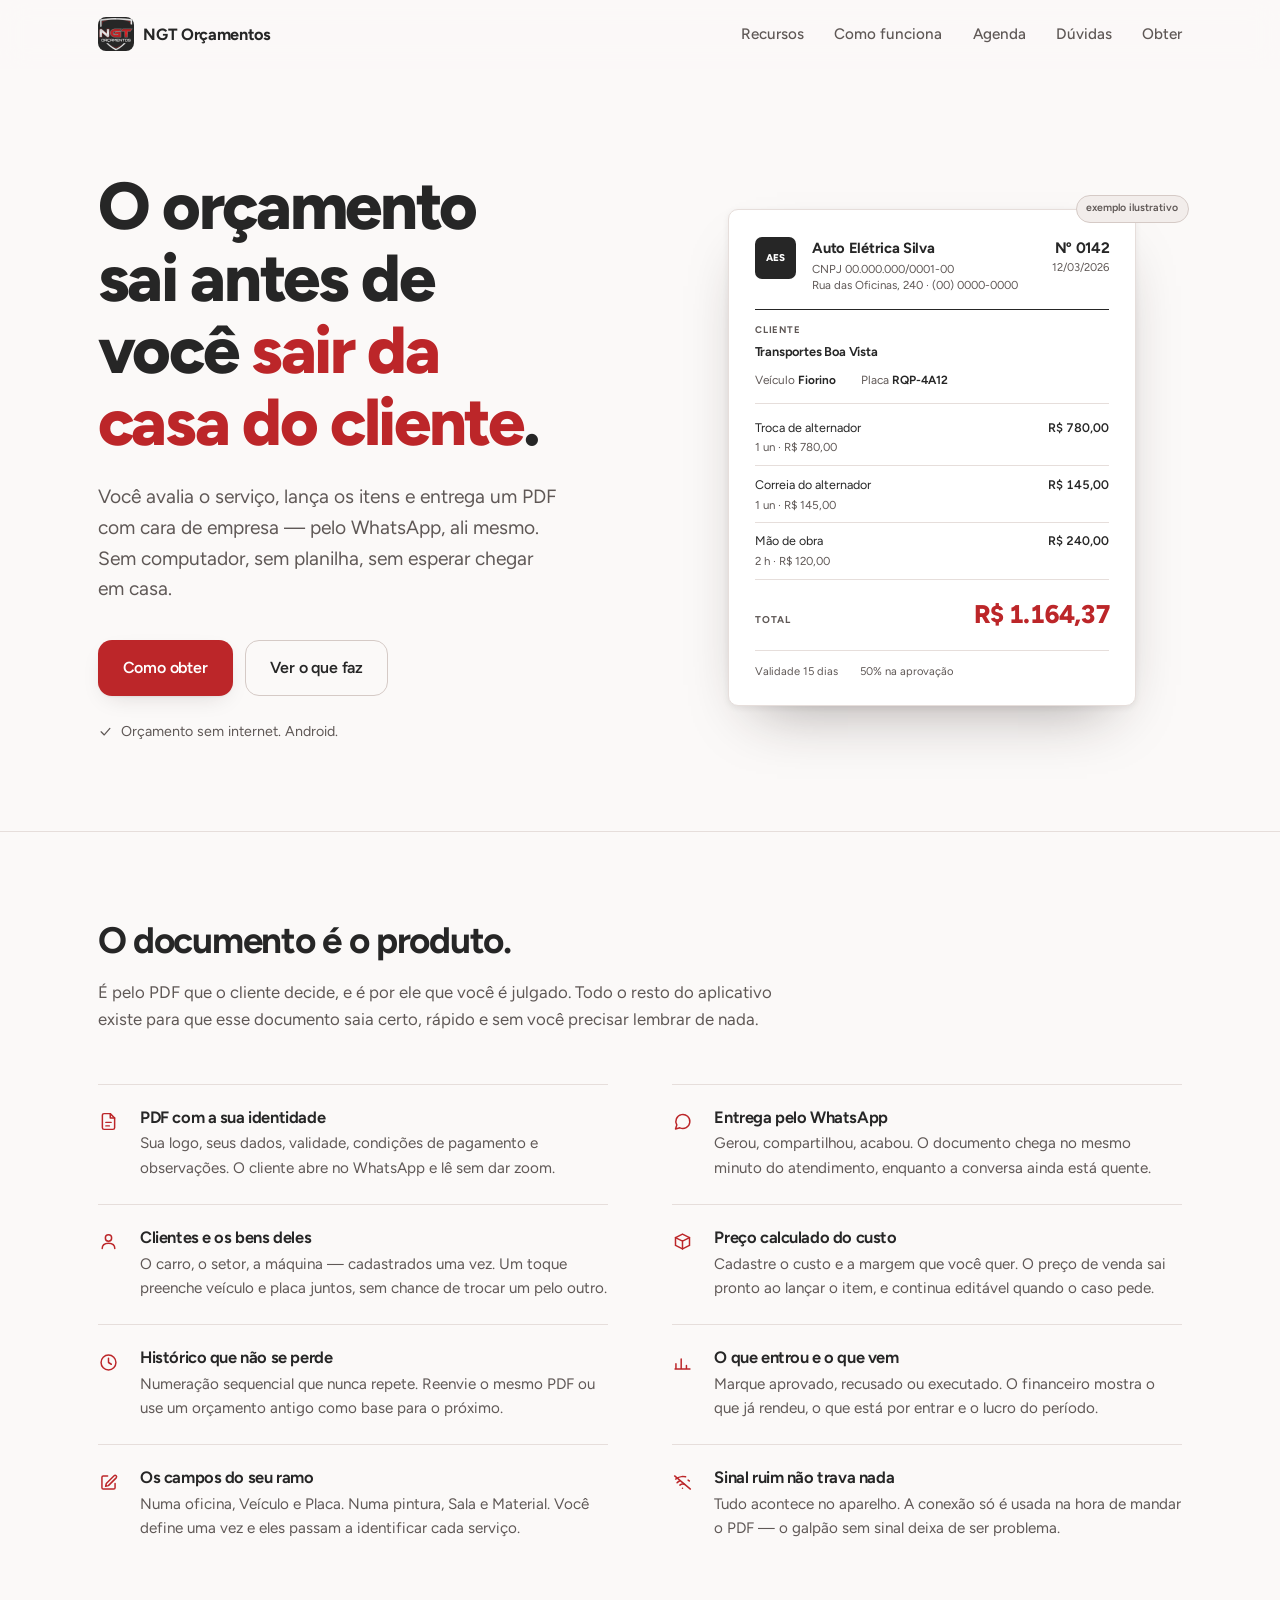
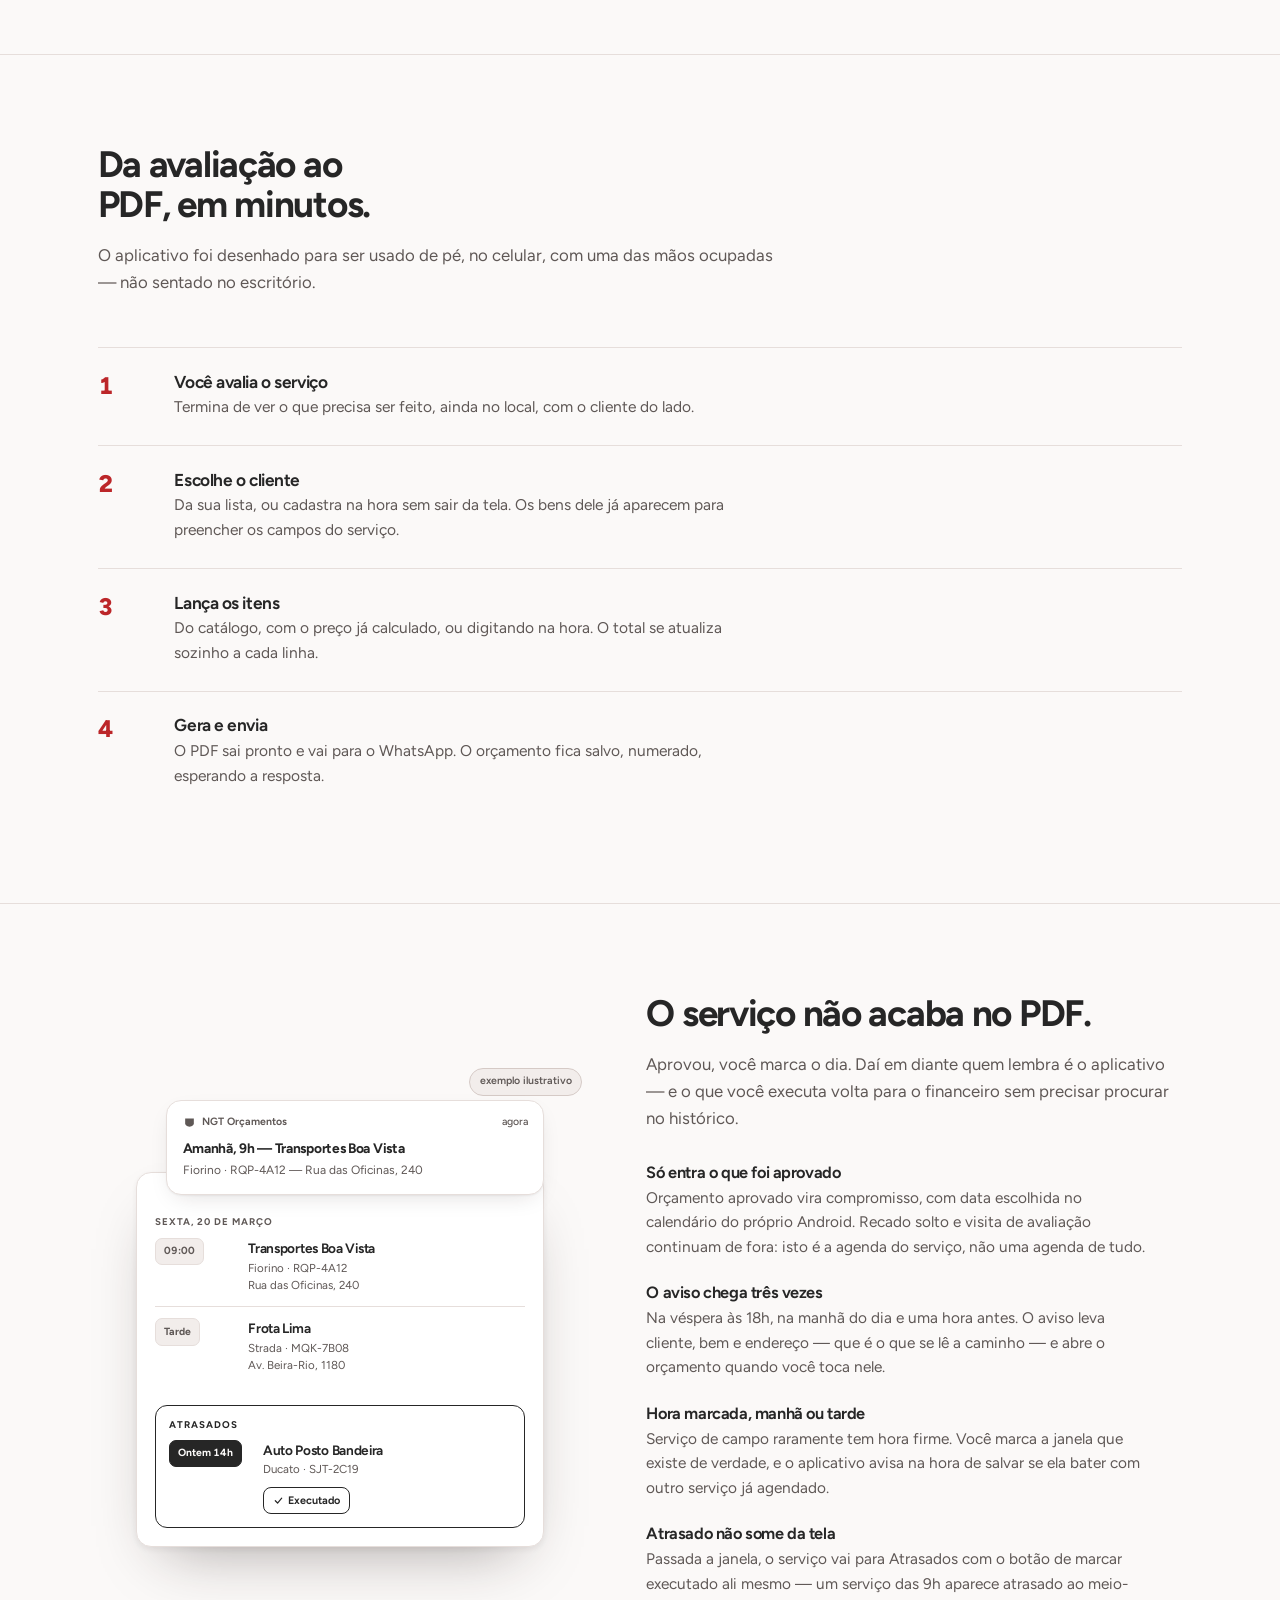
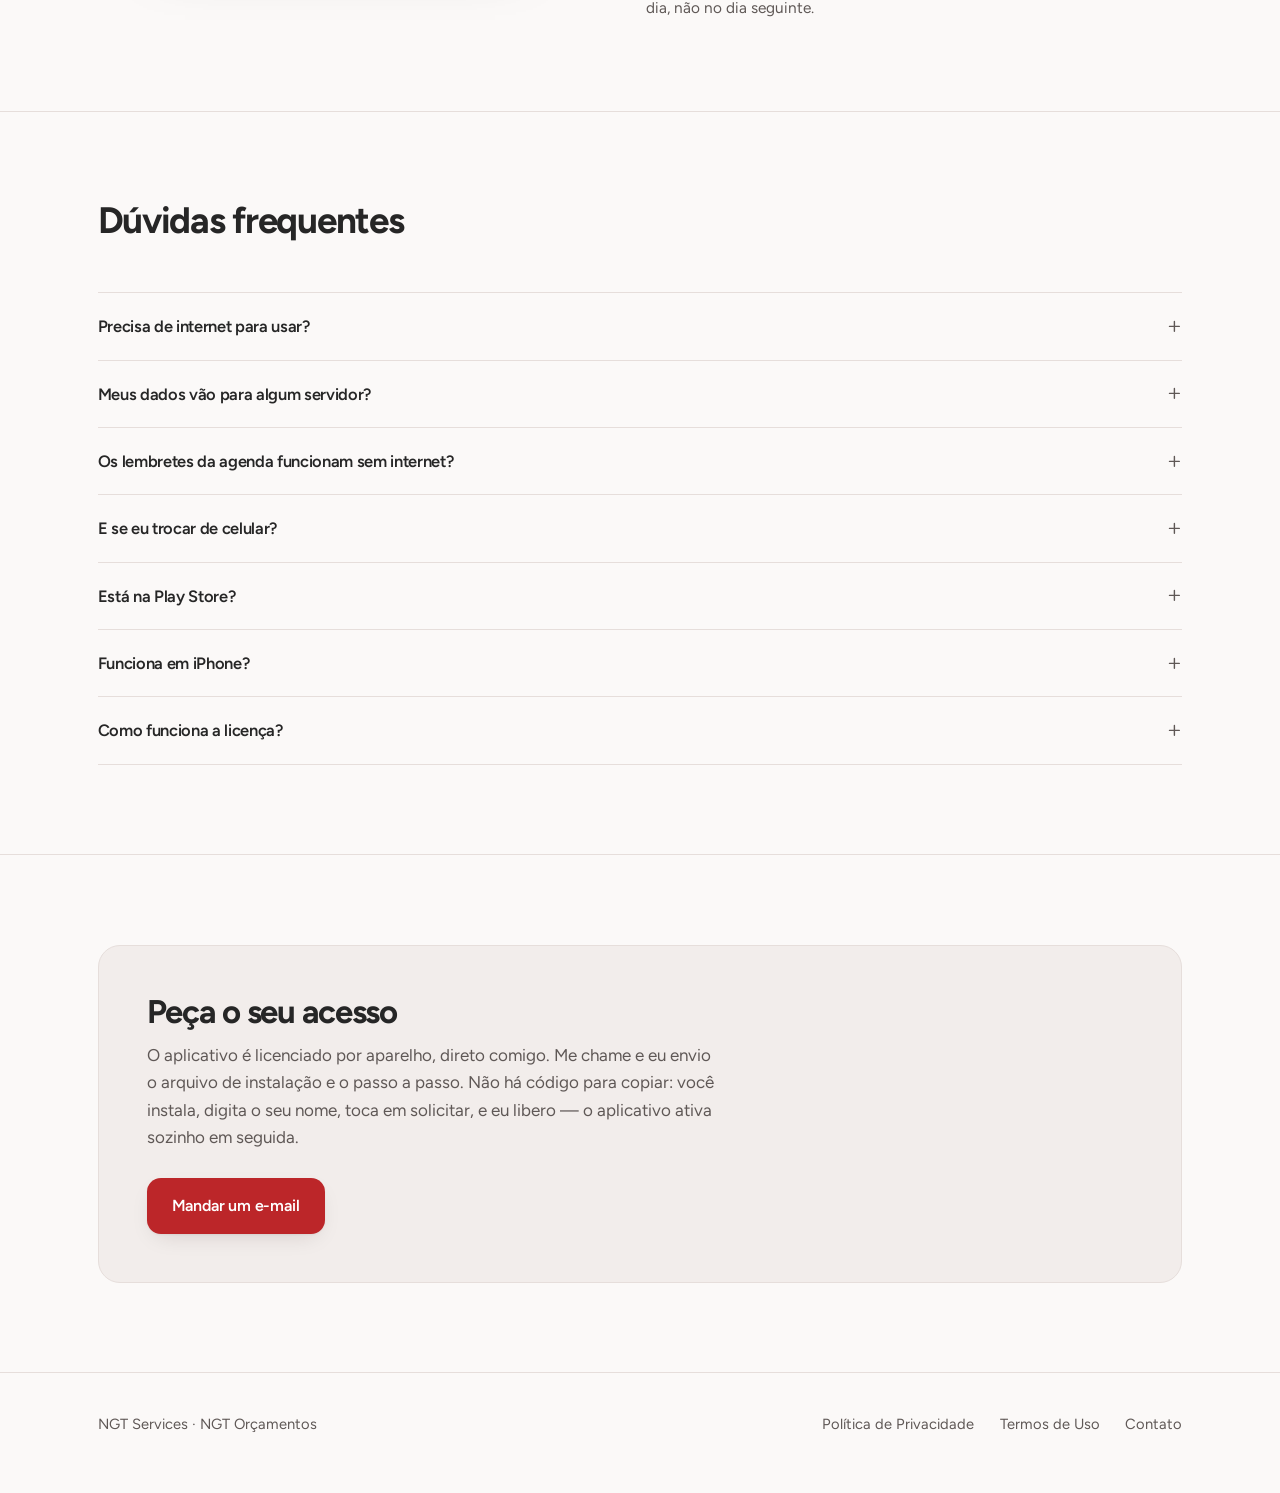
<file: index.html>
<!doctype html>
<html lang="pt-BR">
<head>
<meta charset="utf-8">
<meta name="viewport" content="width=device-width, initial-scale=1">
<link rel="canonical" href="https://orcamentos.ngt.dev.br/">
<title>NGT Orçamentos — o orçamento sai antes de você sair da casa do cliente</title>
<meta name="description" content="Aplicativo Android para quem faz manutenção, instalação e reparos: você avalia o serviço, lança os itens e entrega um PDF com cara de empresa, pelo WhatsApp, ainda no local. Aprovou, o serviço entra na agenda e o lembrete chega antes da hora.">
<link rel="icon" href="favicon.png" type="image/png" sizes="64x64">
<link rel="stylesheet" href="style.css">
<style>
/* ============ hero ============ */

.hero { padding: clamp(3rem, 8vw, 6.5rem) 0 clamp(3rem, 7vw, 5.5rem); }

.hero .shell {
  display: grid;
  grid-template-columns: minmax(0, 1.02fr) minmax(0, .98fr);
  gap: clamp(2rem, 5vw, 4.5rem);
  align-items: center;
}

@media (max-width: 62rem) {
  .hero .shell { grid-template-columns: 1fr; }
}

.hero h1 {
  font-size: clamp(2.5rem, 6.4vw, 4.15rem);
  font-weight: 800;
  margin-bottom: 1.5rem;
}

.hero h1 em {
  font-style: normal;
  color: var(--red);
}

.hero .sub {
  font-size: clamp(1.06rem, 1.6vw, 1.2rem);
  color: var(--ink-soft);
  max-width: 40ch;
  margin-bottom: 2.2rem;
}

.cta { display: flex; flex-wrap: wrap; gap: .8rem; align-items: center; }

.btn {
  --btn-bg: var(--red);
  --btn-fg: var(--on-red);
  display: inline-flex;
  align-items: center;
  gap: .5rem;
  background: var(--btn-bg);
  color: var(--btn-fg);
  border: 1px solid transparent;
  padding: .88rem 1.5rem;
  border-radius: 14px;
  font: inherit;
  font-size: 1rem;
  font-weight: 600;
  letter-spacing: -.012em;
  text-decoration: none;
  cursor: pointer;
  box-shadow: var(--shadow-lift);
  transition: transform .2s var(--ease), box-shadow .2s var(--ease), background .16s;
}

.btn:hover { background: var(--red-press); transform: translateY(-2px); }
.btn:active { transform: translateY(0) scale(.985); transition-duration: .06s; }

.btn.quiet {
  --btn-bg: transparent;
  --btn-fg: var(--ink);
  border-color: var(--rule-strong);
  box-shadow: none;
}

.btn.quiet:hover { background: var(--sunk); border-color: var(--ink-soft); }

.note {
  margin-top: 1.5rem;
  font-size: .89rem;
  color: var(--ink-soft);
  display: flex;
  align-items: center;
  gap: .5rem;
}

/* ============ o documento ============ */

.stage { position: relative; }

.doc {
  position: relative;
  background: var(--surface);
  border: 1px solid var(--rule);
  border-radius: 10px;
  box-shadow: var(--shadow-page);
  padding: 1.7rem 1.6rem 1.5rem;
  font-size: .8rem;
  max-width: 25.5rem;
  margin-inline: auto;
  transform-origin: 50% 30%;
}

@supports (animation-timeline: view()) {
  @media (prefers-reduced-motion: no-preference) and (min-width: 62rem) {
    .doc {
      animation: doc-drift linear both;
      animation-timeline: view();
      animation-range: entry 40% exit 10%;
    }
    @keyframes doc-drift {
      from { transform: translateY(26px) rotate(-.5deg); }
      to   { transform: translateY(-26px) rotate(.35deg); }
    }
  }
}

.doc-head {
  display: flex;
  align-items: flex-start;
  justify-content: space-between;
  gap: 1rem;
  padding-bottom: .9rem;
  border-bottom: 1.5px solid var(--ink);
}

.doc-logo {
  width: 2.6rem;
  height: 2.6rem;
  border-radius: 7px;
  background: var(--ink);
  color: #fff;
  display: grid;
  place-items: center;
  font-size: .62rem;
  font-weight: 800;
  letter-spacing: .02em;
  flex: none;
}

.doc-store { font-weight: 700; font-size: .92rem; letter-spacing: -.02em; }
.doc-store + div { color: var(--ink-soft); font-size: .72rem; line-height: 1.45; }

.doc-no {
  text-align: right;
  flex: none;
  font-size: .7rem;
  color: var(--ink-soft);
  line-height: 1.45;
}

.doc-no b { display: block; color: var(--ink); font-size: .95rem; letter-spacing: -.02em; }

.doc-block { padding: .85rem 0; border-bottom: 1px solid var(--rule); }

.doc-label {
  font-size: .6rem;
  font-weight: 700;
  letter-spacing: .1em;
  text-transform: uppercase;
  color: var(--ink-soft);
  margin-bottom: .3rem;
}

.doc-block strong { font-weight: 650; letter-spacing: -.015em; }

.doc-asset {
  display: flex;
  gap: 1.6rem;
  margin-top: .5rem;
  font-size: .74rem;
  color: var(--ink-soft);
}

.doc-asset b { color: var(--ink); font-weight: 650; }

.doc-items { padding-top: .35rem; }

.doc-row {
  display: grid;
  grid-template-columns: 1fr auto;
  gap: 1rem;
  padding: .48rem 0;
  border-bottom: 1px solid var(--rule);
  font-size: .78rem;
}

.doc-row span:last-child { font-variant-numeric: tabular-nums; font-weight: 600; }
.doc-row i { font-style: normal; color: var(--ink-soft); font-size: .72rem; }

.doc-total {
  display: flex;
  align-items: baseline;
  justify-content: space-between;
  padding-top: .95rem;
}

.doc-total span {
  font-size: .62rem;
  font-weight: 700;
  letter-spacing: .1em;
  text-transform: uppercase;
  color: var(--ink-soft);
}

.doc-total b {
  font-size: 1.6rem;
  font-weight: 800;
  letter-spacing: -.04em;
  font-variant-numeric: tabular-nums;
  color: var(--red);
}

.doc-foot {
  margin-top: .9rem;
  padding-top: .75rem;
  border-top: 1px solid var(--rule);
  font-size: .7rem;
  color: var(--ink-soft);
  display: flex;
  gap: 1.4rem;
  flex-wrap: wrap;
}

.tag {
  position: absolute;
  right: -.4rem;
  top: -.85rem;
  z-index: 2;
  background: var(--sunk);
  border: 1px solid var(--rule-strong);
  color: var(--ink-soft);
  font-size: .66rem;
  font-weight: 600;
  padding: .28rem .6rem;
  border-radius: 99px;
}

/* estado inicial da animação */

.anim .doc-head,
.anim .doc-block,
.anim .doc-row,
.anim .doc-total,
.anim .doc-foot { opacity: 0; }

/* ============ seções ============ */

section { padding: clamp(3.5rem, 7vw, 6rem) 0; border-top: 1px solid var(--rule); scroll-margin-top: 5rem; }

.lede {
  font-size: clamp(1.6rem, 3.2vw, 2.3rem);
  font-weight: 700;
  max-width: 19ch;
  margin-bottom: 1.1rem;
}

.intro { color: var(--ink-soft); max-width: 62ch; font-size: 1.05rem; }

.head-pair { margin-bottom: clamp(2.2rem, 4vw, 3.2rem); }

/* lista de recursos, sem cards */

.feats { display: grid; grid-template-columns: repeat(2, minmax(0, 1fr)); gap: 0 clamp(2rem, 5vw, 4rem); }

@media (max-width: 46rem) { .feats { grid-template-columns: 1fr; } }

.feat {
  display: grid;
  grid-template-columns: 1.65rem 1fr;
  gap: 1rem;
  padding: 1.5rem 0;
  border-top: 1px solid var(--rule);
}

.feat svg { margin-top: .15rem; color: var(--red); }

.feat h3 { font-size: 1.03rem; font-weight: 650; margin-bottom: .3rem; letter-spacing: -.025em; }
.feat p { color: var(--ink-soft); font-size: .95rem; }

/* passos */

.steps { counter-reset: s; display: grid; gap: 0; }

.step {
  counter-increment: s;
  display: grid;
  grid-template-columns: 3.4rem 1fr;
  gap: 1.4rem;
  padding: 1.55rem 0;
  border-top: 1px solid var(--rule);
  align-items: start;
}

.step::before {
  content: counter(s);
  font-size: 1.5rem;
  font-weight: 800;
  letter-spacing: -.05em;
  color: var(--red);
  font-variant-numeric: tabular-nums;
  line-height: 1.1;
}

.step h3 { font-size: 1.08rem; font-weight: 650; margin-bottom: .25rem; letter-spacing: -.025em; }
.step p { color: var(--ink-soft); font-size: .97rem; max-width: 58ch; }

/* faq */

.faq details {
  border-top: 1px solid var(--rule);
  overflow: hidden;
}

.faq details:last-of-type { border-bottom: 1px solid var(--rule); }

.faq summary {
  list-style: none;
  cursor: pointer;
  padding: 1.25rem 0;
  display: flex;
  align-items: center;
  justify-content: space-between;
  gap: 1.5rem;
  font-weight: 600;
  font-size: 1.03rem;
  letter-spacing: -.02em;
  transition: color .18s;
}

.faq summary:hover { color: var(--red-link); }
.faq summary::-webkit-details-marker { display: none; }

.faq .chev {
  flex: none;
  width: 1.05rem;
  height: 1.05rem;
  color: var(--ink-soft);
  transition: transform .34s var(--ease), color .18s;
}

.faq details[open] .chev { transform: rotate(45deg); color: var(--red); }

.faq .answer { overflow: hidden; }

.faq .answer p {
  color: var(--ink-soft);
  padding-bottom: 1.35rem;
  max-width: 66ch;
  font-size: .98rem;
}

.faq a { color: var(--red-link); text-underline-offset: 3px; text-decoration-thickness: 1.5px; }

/* obter */

.obter {
  background: var(--sunk);
  border: 1px solid var(--rule);
  border-radius: 22px;
  padding: clamp(1.8rem, 4vw, 3rem);
}

.obter h2 { font-size: clamp(1.5rem, 3vw, 2.05rem); margin-bottom: .8rem; }
.obter p { color: var(--ink-soft); max-width: 52ch; margin-bottom: 1.7rem; }

/* ============ depois da aprovação ============ */

.depois .shell {
  display: grid;
  grid-template-columns: minmax(0, .95fr) minmax(0, 1.05fr);
  gap: clamp(2.4rem, 5vw, 4.5rem);
  align-items: center;
}

@media (max-width: 62rem) {
  .depois .shell { grid-template-columns: 1fr; }
}

@media (min-width: 62.01rem) {
  .depois .stage { order: -1; }
}

.depois .head-pair { margin-bottom: 0; }
.depois .stage { padding-top: 2rem; }
.depois .tag { top: 0; right: 0; }

.points { display: grid; gap: 1.55rem; margin-top: 2rem; }
.points h3 { font-size: 1.02rem; font-weight: 650; letter-spacing: -.025em; margin-bottom: .28rem; }
.points p { color: var(--ink-soft); font-size: .96rem; max-width: 50ch; }

/* o lembrete e o dia */

.agenda { position: relative; max-width: 25.5rem; margin-inline: auto; }

.notif {
  position: relative;
  z-index: 2;
  margin: 0 0 -1.45rem 1.9rem;
  background: var(--surface);
  border: 1px solid var(--rule);
  border-radius: 15px;
  box-shadow: var(--shadow-lift);
  padding: .8rem .95rem .9rem;
}

.notif-app {
  display: flex;
  align-items: center;
  gap: .4rem;
  font-size: .66rem;
  font-weight: 650;
  color: var(--ink-soft);
  margin-bottom: .42rem;
}

.notif-app svg { display: block; flex: none; }
.notif-app .ago { margin-left: auto; font-weight: 500; }

.notif b { display: block; font-size: .86rem; font-weight: 700; letter-spacing: -.022em; margin-bottom: .18rem; }
.notif p { font-size: .75rem; color: var(--ink-soft); line-height: 1.45; }

.sched {
  position: relative;
  z-index: 1;
  background: var(--surface);
  border: 1px solid var(--rule);
  border-radius: 15px;
  box-shadow: var(--shadow-page);
  padding: 2.55rem 1.1rem 1.1rem;
}

.sched-day {
  font-size: .61rem;
  font-weight: 700;
  letter-spacing: .1em;
  text-transform: uppercase;
  color: var(--ink-soft);
  margin-bottom: .55rem;
}

.sched-item {
  display: grid;
  grid-template-columns: 5rem 1fr;
  gap: .85rem;
  padding: .72rem 0;
  align-items: start;
}

.sched-item + .sched-item { border-top: 1px solid var(--rule); }
.sched-day + .sched-item { padding-top: 0; }

.when {
  justify-self: start;
  font-size: .65rem;
  font-weight: 700;
  padding: .27rem .5rem;
  border-radius: 7px;
  background: var(--sunk);
  border: 1px solid var(--rule);
  color: var(--ink-soft);
  font-variant-numeric: tabular-nums;
  white-space: nowrap;
}

.sched-item strong { display: block; font-size: .85rem; font-weight: 650; letter-spacing: -.022em; }
.sched-item .meta { font-size: .72rem; color: var(--ink-soft); line-height: 1.5; }

.late {
  margin-top: 1.15rem;
  border: 1.5px solid var(--ink);
  border-radius: 12px;
  padding: .7rem .85rem .8rem;
}

.late .sched-day { color: var(--ink); margin-bottom: .45rem; }
.late .sched-item { padding: 0; }
.late .when { background: var(--ink); border-color: var(--ink); color: var(--paper); }

.done {
  display: inline-flex;
  align-items: center;
  gap: .3rem;
  margin-top: .5rem;
  font-size: .68rem;
  font-weight: 650;
  color: var(--ink);
  border: 1px solid var(--ink);
  border-radius: 8px;
  padding: .26rem .55rem;
}

.done svg { display: block; }

/* entrada discreta das seções */

@media (prefers-reduced-motion: no-preference) {
  .rise { opacity: 0; transform: translateY(14px); }
  .rise.seen {
    opacity: 1;
    transform: none;
    transition: opacity .7s var(--ease), transform .7s var(--ease);
  }
}
</style>
</head>
<body>

<header class="bar" id="bar">
  <div class="shell">
    <a class="mark" href="#topo">
      <img src="logo.png" width="144" height="136" alt="" decoding="async">
      <b>NGT Orçamentos</b>
    </a>
    <nav>
      <a href="#recursos">Recursos</a>
      <a href="#como">Como funciona</a>
      <a href="#agenda">Agenda</a>
      <a href="#duvidas">Dúvidas</a>
      <a href="#obter">Obter</a>
    </nav>
  </div>
</header>

<main id="topo">

<div class="hero">
  <div class="shell">
    <div>
      <h1>O orçamento sai antes de você <em>sair da casa do cliente</em>.</h1>
      <p class="sub">Você avalia o serviço, lança os itens e entrega um PDF com cara de empresa — pelo WhatsApp, ali mesmo. Sem computador, sem planilha, sem esperar chegar em casa.</p>
      <div class="cta">
        <a class="btn" href="#obter">Como obter</a>
        <a class="btn quiet" href="#recursos">Ver o que faz</a>
      </div>
      <p class="note">
        <svg width="15" height="15" viewBox="0 0 24 24" fill="none" stroke="currentColor" stroke-width="2" stroke-linecap="round" stroke-linejoin="round" aria-hidden="true"><path d="M5 12.5 10 17.5 19 7"/></svg>
        Orçamento sem internet. Android.
      </p>
    </div>

    <div class="stage">
      <span class="tag">exemplo ilustrativo</span>
      <article class="doc anim" id="doc" aria-label="Exemplo de orçamento gerado pelo aplicativo">

        <div class="doc-head">
          <div class="doc-logo">AES</div>
          <div style="flex:1">
            <div class="doc-store">Auto Elétrica Silva</div>
            <div>CNPJ 00.000.000/0001-00<br>Rua das Oficinas, 240 · (00) 0000-0000</div>
          </div>
          <div class="doc-no"><b>Nº 0142</b>12/03/2026</div>
        </div>

        <div class="doc-block">
          <div class="doc-label">Cliente</div>
          <strong>Transportes Boa Vista</strong>
          <div class="doc-asset">
            <span>Veículo <b>Fiorino</b></span>
            <span>Placa <b>RQP-4A12</b></span>
          </div>
        </div>

        <div class="doc-items">
          <div class="doc-row"><span>Troca de alternador<br><i>1 un · R$ 780,00</i></span><span>R$ 780,00</span></div>
          <div class="doc-row"><span>Correia do alternador<br><i>1 un · R$ 145,00</i></span><span>R$ 145,00</span></div>
          <div class="doc-row"><span>Mão de obra<br><i>2 h · R$ 120,00</i></span><span>R$ 240,00</span></div>
        </div>

        <div class="doc-total">
          <span>Total</span>
          <b data-total="1165">R$ 0,00</b>
        </div>

        <div class="doc-foot">
          <span>Validade 15 dias</span>
          <span>50% na aprovação</span>
        </div>

      </article>
    </div>
  </div>
</div>

<section id="recursos">
  <div class="shell">
    <div class="head-pair rise">
      <h2 class="lede">O documento é o produto.</h2>
      <p class="intro">É pelo PDF que o cliente decide, e é por ele que você é julgado. Todo o resto do aplicativo existe para que esse documento saia certo, rápido e sem você precisar lembrar de nada.</p>
    </div>

    <div class="feats">

      <div class="feat rise">
        <svg width="21" height="21" viewBox="0 0 24 24" fill="none" stroke="currentColor" stroke-width="1.7" stroke-linecap="round" stroke-linejoin="round" aria-hidden="true"><path d="M14 3H7a2 2 0 0 0-2 2v14a2 2 0 0 0 2 2h10a2 2 0 0 0 2-2V8l-5-5Z"/><path d="M14 3v5h5"/><path d="M9 13h6M9 17h4"/></svg>
        <div>
          <h3>PDF com a sua identidade</h3>
          <p>Sua logo, seus dados, validade, condições de pagamento e observações. O cliente abre no WhatsApp e lê sem dar zoom.</p>
        </div>
      </div>

      <div class="feat rise">
        <svg width="21" height="21" viewBox="0 0 24 24" fill="none" stroke="currentColor" stroke-width="1.7" stroke-linecap="round" stroke-linejoin="round" aria-hidden="true"><path d="M4 20.5 5.5 16A8 8 0 1 1 9 19.2l-5 1.3Z"/></svg>
        <div>
          <h3>Entrega pelo WhatsApp</h3>
          <p>Gerou, compartilhou, acabou. O documento chega no mesmo minuto do atendimento, enquanto a conversa ainda está quente.</p>
        </div>
      </div>

      <div class="feat rise">
        <svg width="21" height="21" viewBox="0 0 24 24" fill="none" stroke="currentColor" stroke-width="1.7" stroke-linecap="round" stroke-linejoin="round" aria-hidden="true"><circle cx="12" cy="8" r="3.6"/><path d="M4.8 20c0-4 3.2-6.1 7.2-6.1s7.2 2.1 7.2 6.1"/></svg>
        <div>
          <h3>Clientes e os bens deles</h3>
          <p>O carro, o setor, a máquina — cadastrados uma vez. Um toque preenche veículo e placa juntos, sem chance de trocar um pelo outro.</p>
        </div>
      </div>

      <div class="feat rise">
        <svg width="21" height="21" viewBox="0 0 24 24" fill="none" stroke="currentColor" stroke-width="1.7" stroke-linecap="round" stroke-linejoin="round" aria-hidden="true"><path d="M4 7.5 12 3.5l8 4v9L12 20.5l-8-4v-9Z"/><path d="m4 7.5 8 4 8-4M12 11.5v9"/></svg>
        <div>
          <h3>Preço calculado do custo</h3>
          <p>Cadastre o custo e a margem que você quer. O preço de venda sai pronto ao lançar o item, e continua editável quando o caso pede.</p>
        </div>
      </div>

      <div class="feat rise">
        <svg width="21" height="21" viewBox="0 0 24 24" fill="none" stroke="currentColor" stroke-width="1.7" stroke-linecap="round" stroke-linejoin="round" aria-hidden="true"><path d="M12 7v5l3.2 2"/><circle cx="12" cy="12" r="8.5"/></svg>
        <div>
          <h3>Histórico que não se perde</h3>
          <p>Numeração sequencial que nunca repete. Reenvie o mesmo PDF ou use um orçamento antigo como base para o próximo.</p>
        </div>
      </div>

      <div class="feat rise">
        <svg width="21" height="21" viewBox="0 0 24 24" fill="none" stroke="currentColor" stroke-width="1.7" stroke-linecap="round" stroke-linejoin="round" aria-hidden="true"><path d="M4.5 19.5v-6M10.5 19.5V8M16.5 19.5v-4M3.5 19.5h17"/></svg>
        <div>
          <h3>O que entrou e o que vem</h3>
          <p>Marque aprovado, recusado ou executado. O financeiro mostra o que já rendeu, o que está por entrar e o lucro do período.</p>
        </div>
      </div>

      <div class="feat rise">
        <svg width="21" height="21" viewBox="0 0 24 24" fill="none" stroke="currentColor" stroke-width="1.7" stroke-linecap="round" stroke-linejoin="round" aria-hidden="true"><path d="M11 4.5H6a1.5 1.5 0 0 0-1.5 1.5v12A1.5 1.5 0 0 0 6 19.5h12a1.5 1.5 0 0 0 1.5-1.5v-5"/><path d="m9.5 13.2 8.9-8.9a1.7 1.7 0 0 1 2.4 2.4l-8.9 8.9-3.2.8.8-3.2Z"/></svg>
        <div>
          <h3>Os campos do seu ramo</h3>
          <p>Numa oficina, Veículo e Placa. Numa pintura, Sala e Material. Você define uma vez e eles passam a identificar cada serviço.</p>
        </div>
      </div>

      <div class="feat rise">
        <svg width="21" height="21" viewBox="0 0 24 24" fill="none" stroke="currentColor" stroke-width="1.7" stroke-linecap="round" stroke-linejoin="round" aria-hidden="true"><path d="M3 4.5 21 19.5"/><path d="M8.6 10.3a9.6 9.6 0 0 0-2.8 1.9M4.2 8.1A15 15 0 0 1 12 5c1.2 0 2.4.1 3.5.4M18.4 9.2a14.6 14.6 0 0 1 1.4 1M9 15a5 5 0 0 1 5.4-.8"/><path d="M12 18.6h.01"/></svg>
        <div>
          <h3>Sinal ruim não trava nada</h3>
          <p>Tudo acontece no aparelho. A conexão só é usada na hora de mandar o PDF — o galpão sem sinal deixa de ser problema.</p>
        </div>
      </div>

    </div>
  </div>
</section>

<section id="como">
  <div class="shell">
    <div class="head-pair rise">
      <h2 class="lede">Da avaliação ao PDF, em minutos.</h2>
      <p class="intro">O aplicativo foi desenhado para ser usado de pé, no celular, com uma das mãos ocupadas — não sentado no escritório.</p>
    </div>

    <div class="steps">
      <div class="step rise">
        <div>
          <h3>Você avalia o serviço</h3>
          <p>Termina de ver o que precisa ser feito, ainda no local, com o cliente do lado.</p>
        </div>
      </div>
      <div class="step rise">
        <div>
          <h3>Escolhe o cliente</h3>
          <p>Da sua lista, ou cadastra na hora sem sair da tela. Os bens dele já aparecem para preencher os campos do serviço.</p>
        </div>
      </div>
      <div class="step rise">
        <div>
          <h3>Lança os itens</h3>
          <p>Do catálogo, com o preço já calculado, ou digitando na hora. O total se atualiza sozinho a cada linha.</p>
        </div>
      </div>
      <div class="step rise">
        <div>
          <h3>Gera e envia</h3>
          <p>O PDF sai pronto e vai para o WhatsApp. O orçamento fica salvo, numerado, esperando a resposta.</p>
        </div>
      </div>
    </div>
  </div>
</section>

<section id="agenda" class="depois">
  <div class="shell">

    <div class="stage rise">
      <span class="tag">exemplo ilustrativo</span>
      <article class="agenda" aria-label="Exemplo da agenda: um lembrete de notificação sobre a lista de serviços do dia, com um serviço atrasado destacado">

        <div class="notif">
          <div class="notif-app">
            <svg width="13" height="13" viewBox="0 0 24 24" fill="none" aria-hidden="true">
              <path d="M4 4.6h16v9.1c0 3-2.6 4.7-8 6.3-5.4-1.6-8-3.3-8-6.3V4.6Z" fill="currentColor"/>
            </svg>
            NGT Orçamentos
            <span class="ago">agora</span>
          </div>
          <b>Amanhã, 9h — Transportes Boa Vista</b>
          <p>Fiorino · RQP-4A12 — Rua das Oficinas, 240</p>
        </div>

        <div class="sched">
          <div class="sched-day">Sexta, 20 de março</div>

          <div class="sched-item">
            <span class="when">09:00</span>
            <div>
              <strong>Transportes Boa Vista</strong>
              <div class="meta">Fiorino · RQP-4A12<br>Rua das Oficinas, 240</div>
            </div>
          </div>

          <div class="sched-item">
            <span class="when">Tarde</span>
            <div>
              <strong>Frota Lima</strong>
              <div class="meta">Strada · MQK-7B08<br>Av. Beira-Rio, 1180</div>
            </div>
          </div>

          <div class="late">
            <div class="sched-day">Atrasados</div>
            <div class="sched-item">
              <span class="when">Ontem 14h</span>
              <div>
                <strong>Auto Posto Bandeira</strong>
                <div class="meta">Ducato · SJT-2C19</div>
                <span class="done">
                  <svg width="11" height="11" viewBox="0 0 24 24" fill="none" stroke="currentColor" stroke-width="2.6" stroke-linecap="round" stroke-linejoin="round" aria-hidden="true"><path d="M5 12.5 10 17.5 19 7"/></svg>
                  Executado
                </span>
              </div>
            </div>
          </div>
        </div>

      </article>
    </div>

    <div class="rise">
      <div class="head-pair">
        <h2 class="lede">O serviço não acaba no PDF.</h2>
        <p class="intro">Aprovou, você marca o dia. Daí em diante quem lembra é o aplicativo — e o que você executa volta para o financeiro sem precisar procurar no histórico.</p>
      </div>

      <div class="points">
        <div>
          <h3>Só entra o que foi aprovado</h3>
          <p>Orçamento aprovado vira compromisso, com data escolhida no calendário do próprio Android. Recado solto e visita de avaliação continuam de fora: isto é a agenda do serviço, não uma agenda de tudo.</p>
        </div>
        <div>
          <h3>O aviso chega três vezes</h3>
          <p>Na véspera às 18h, na manhã do dia e uma hora antes. O aviso leva cliente, bem e endereço — que é o que se lê a caminho — e abre o orçamento quando você toca nele.</p>
        </div>
        <div>
          <h3>Hora marcada, manhã ou tarde</h3>
          <p>Serviço de campo raramente tem hora firme. Você marca a janela que existe de verdade, e o aplicativo avisa na hora de salvar se ela bater com outro serviço já agendado.</p>
        </div>
        <div>
          <h3>Atrasado não some da tela</h3>
          <p>Passada a janela, o serviço vai para Atrasados com o botão de marcar executado ali mesmo — um serviço das 9h aparece atrasado ao meio-dia, não no dia seguinte.</p>
        </div>
      </div>
    </div>

  </div>
</section>

<section id="duvidas">
  <div class="shell">
    <div class="head-pair rise">
      <h2 class="lede">Dúvidas frequentes</h2>
    </div>

    <div class="faq rise">
      <details>
        <summary>Precisa de internet para usar?<svg class="chev" viewBox="0 0 24 24" fill="none" stroke="currentColor" stroke-width="2" stroke-linecap="round" aria-hidden="true"><path d="M12 5v14M5 12h14"/></svg></summary>
        <div class="answer"><p>Para trabalhar, não: o cadastro, a montagem do orçamento e a geração do PDF acontecem no próprio aparelho. A conexão entra quando você compartilha o PDF e para manter a sua licença em dia — o aplicativo confirma a licença com o servidor quando abre, e aguenta até 30 dias sem conexão antes de pedir internet.</p></div>
      </details>

      <details>
        <summary>Meus dados vão para algum servidor?<svg class="chev" viewBox="0 0 24 24" fill="none" stroke="currentColor" stroke-width="2" stroke-linecap="round" aria-hidden="true"><path d="M12 5v14M5 12h14"/></svg></summary>
        <div class="answer"><p>Os dados da sua loja, dos seus clientes e do seu histórico ficam gravados no seu celular e não são enviados a lugar nenhum. Existe um servidor, mas só para a licença: ele recebe o código do aparelho e o nome que você digitou na ativação, e nada do conteúdo do seu trabalho. Os detalhes estão na <a href="privacidade.html#servidor">Política de Privacidade</a>.</p></div>
      </details>

      <details>
        <summary>Os lembretes da agenda funcionam sem internet?<svg class="chev" viewBox="0 0 24 24" fill="none" stroke="currentColor" stroke-width="2" stroke-linecap="round" aria-hidden="true"><path d="M12 5v14M5 12h14"/></svg></summary>
        <div class="answer"><p>Funcionam. São alarmes do próprio Android, marcados no aparelho — não há push nem servidor no meio. A permissão de notificação é pedida quando você agenda um serviço com lembrete, não na primeira abertura; se você recusar, o agendamento continua salvo e o aplicativo avisa que nada vai tocar.</p><p>Vale saber: alguns fabricantes cortam alarmes de aplicativos quando a economia de bateria está no modo agressivo, e isso pode atrasar o aviso. A tela Loja &rsaquo; Dados &rsaquo; Permiss&otilde;es do app mostra o que o Android liberou e leva direto a esse ajuste.</p></div>
      </details>

      <details>
        <summary>E se eu trocar de celular?<svg class="chev" viewBox="0 0 24 24" fill="none" stroke="currentColor" stroke-width="2" stroke-linecap="round" aria-hidden="true"><path d="M12 5v14M5 12h14"/></svg></summary>
        <div class="answer"><p>O aplicativo gera um arquivo de backup com loja, clientes, catálogo, histórico e agenda, que você guarda onde preferir. É ele que devolve tudo no aparelho novo. Como os dados moram só no celular, manter o backup em dia é importante.</p><p>Se preferir automatizar, dá para conectar a sua conta do Google e deixar esse mesmo arquivo guardado no <strong>seu</strong> Google Drive. O aplicativo só enxerga o arquivo que ele mesmo criou — nenhum outro arquivo do seu Drive — e o desenvolvedor não tem acesso a nada disso. Detalhes na <a href="privacidade.html">Política de Privacidade</a>.</p><p>A licença é presa ao aparelho e não viaja no backup: o celular novo pede ativação como na primeira vez, e eu passo a sua licença para ele. O antigo perde o acesso na mesma hora.</p></div>
      </details>

      <details>
        <summary>Está na Play Store?<svg class="chev" viewBox="0 0 24 24" fill="none" stroke="currentColor" stroke-width="2" stroke-linecap="round" aria-hidden="true"><path d="M12 5v14M5 12h14"/></svg></summary>
        <div class="answer"><p>Não. O aplicativo é entregue diretamente, com licença de uso presa ao seu aparelho. Na primeira instalação o Android pede autorização para instalar fora da loja — é um passo só, e a orientação vai junto.</p></div>
      </details>

      <details>
        <summary>Funciona em iPhone?<svg class="chev" viewBox="0 0 24 24" fill="none" stroke="currentColor" stroke-width="2" stroke-linecap="round" aria-hidden="true"><path d="M12 5v14M5 12h14"/></svg></summary>
        <div class="answer"><p>Não. Por enquanto é só Android.</p></div>
      </details>

      <details>
        <summary>Como funciona a licença?<svg class="chev" viewBox="0 0 24 24" fill="none" stroke="currentColor" stroke-width="2" stroke-linecap="round" aria-hidden="true"><path d="M12 5v14M5 12h14"/></svg></summary>
        <div class="answer"><p>A licença é por aparelho e tem prazo. Você instala, digita o seu nome e toca em solicitar; eu libero do meu lado e o aplicativo ativa sozinho. Não há chave para copiar nem colar.</p><p>Perto do vencimento o aplicativo avisa, e a renovação é combinada comigo — feita a combinação, o próprio aplicativo se atualiza na abertura seguinte. Os dados cadastrados continuam seus e podem ser exportados quando quiser.</p></div>
      </details>
    </div>
  </div>
</section>

<section id="obter">
  <div class="shell">
    <div class="obter rise">
      <h2>Peça o seu acesso</h2>
      <p>O aplicativo é licenciado por aparelho, direto comigo. Me chame e eu envio o arquivo de instalação e o passo a passo. Não há código para copiar: você instala, digita o seu nome, toca em solicitar, e eu libero — o aplicativo ativa sozinho em seguida.</p>
      <div class="cta">
        <a class="btn" href="mailto:lennonnag@gmail.com">Mandar um e-mail</a>
      </div>
    </div>
  </div>
</section>

</main>

<footer>
  <div class="shell">
    <div>NGT Services · NGT Orçamentos</div>
    <nav>
      <a href="privacidade.html">Política de Privacidade</a>
      <a href="termos.html">Termos de Uso</a>
      <a href="mailto:lennonnag@gmail.com">Contato</a>
    </nav>
  </div>
</footer>

<script>
(function () {
  var calm = window.matchMedia('(prefers-reduced-motion: reduce)').matches;
  var brl = new Intl.NumberFormat('pt-BR', { style: 'currency', currency: 'BRL' });
  var doc = document.getElementById('doc');
  var totalEl = doc.querySelector('[data-total]');
  var target = Number(totalEl.dataset.total);
  var EASE = 'cubic-bezier(.16,1,.3,1)';

  function paintTotal(v) { totalEl.textContent = brl.format(v); }

  /* --- o momento autoral: o documento se monta --- */
  function build() {
    doc.classList.remove('anim');

    if (calm) { paintTotal(target); return; }

    var seq = [
      { el: doc.querySelector('.doc-head'), d: 0 },
      { el: doc.querySelector('.doc-block'), d: 260 }
    ];
    doc.querySelectorAll('.doc-row').forEach(function (row, i) {
      seq.push({ el: row, d: 520 + i * 130 });
    });
    seq.push({ el: doc.querySelector('.doc-total'), d: 980 });
    seq.push({ el: doc.querySelector('.doc-foot'), d: 1160 });

    seq.forEach(function (s) {
      s.el.animate(
        [
          { opacity: 0, transform: 'translateY(10px)', filter: 'blur(3px)' },
          { opacity: 1, transform: 'none', filter: 'blur(0)' }
        ],
        { duration: 620, delay: s.d, easing: EASE, fill: 'both' }
      );
    });

    /* o total conta e assenta */
    var t0 = null;
    var start = 980 + 120;
    paintTotal(0);
    function tick(ts) {
      if (t0 === null) t0 = ts;
      var p = (ts - t0 - start) / 780;
      if (p < 0) { requestAnimationFrame(tick); return; }
      if (p >= 1) {
        paintTotal(target);
        totalEl.animate(
          [{ transform: 'scale(1)' }, { transform: 'scale(1.055)' }, { transform: 'scale(1)' }],
          { duration: 520, easing: EASE }
        );
        return;
      }
      paintTotal(target * (1 - Math.pow(1 - p, 3)));
      requestAnimationFrame(tick);
    }
    requestAnimationFrame(tick);
  }

  if (document.fonts && document.fonts.ready) document.fonts.ready.then(build);
  else window.addEventListener('load', build);

  /* --- barra ganha régua ao descolar do topo --- */
  var bar = document.getElementById('bar');
  var sentinel = document.createElement('div');
  document.body.prepend(sentinel);
  new IntersectionObserver(function (e) {
    if (e[0].isIntersecting) bar.removeAttribute('data-stuck');
    else bar.setAttribute('data-stuck', '');
  }).observe(sentinel);

  /* --- entrada das seções --- */
  if (!calm) {
    var io = new IntersectionObserver(function (entries) {
      entries.forEach(function (en, i) {
        if (!en.isIntersecting) return;
        var el = en.target;
        setTimeout(function () { el.classList.add('seen'); }, (i % 4) * 70);
        io.unobserve(el);
      });
    }, { rootMargin: '0px 0px -12% 0px' });
    document.querySelectorAll('.rise').forEach(function (el) { io.observe(el); });
  } else {
    document.querySelectorAll('.rise').forEach(function (el) { el.classList.add('seen'); });
  }

  /* --- acordeão com altura animada --- */
  document.querySelectorAll('.faq details').forEach(function (d) {
    var body = d.querySelector('.answer');
    var open = false;

    d.addEventListener('click', function (ev) {
      if (!ev.target.closest('summary')) return;
      ev.preventDefault();

      if (calm) { d.open = !d.open; open = d.open; return; }
      if (d.dataset.busy) return;
      d.dataset.busy = '1';

      if (!open) {
        d.open = true;
        var h = body.scrollHeight;
        body.animate([{ height: '0px', opacity: 0 }, { height: h + 'px', opacity: 1 }],
          { duration: 420, easing: EASE }).onfinish = function () {
            open = true;
            delete d.dataset.busy;
          };
      } else {
        var h2 = body.scrollHeight;
        body.animate([{ height: h2 + 'px', opacity: 1 }, { height: '0px', opacity: 0 }],
          { duration: 300, easing: EASE }).onfinish = function () {
            d.open = false;
            open = false;
            delete d.dataset.busy;
          };
      }
    });
  });
})();
</script>

</body>
</html>
</file>
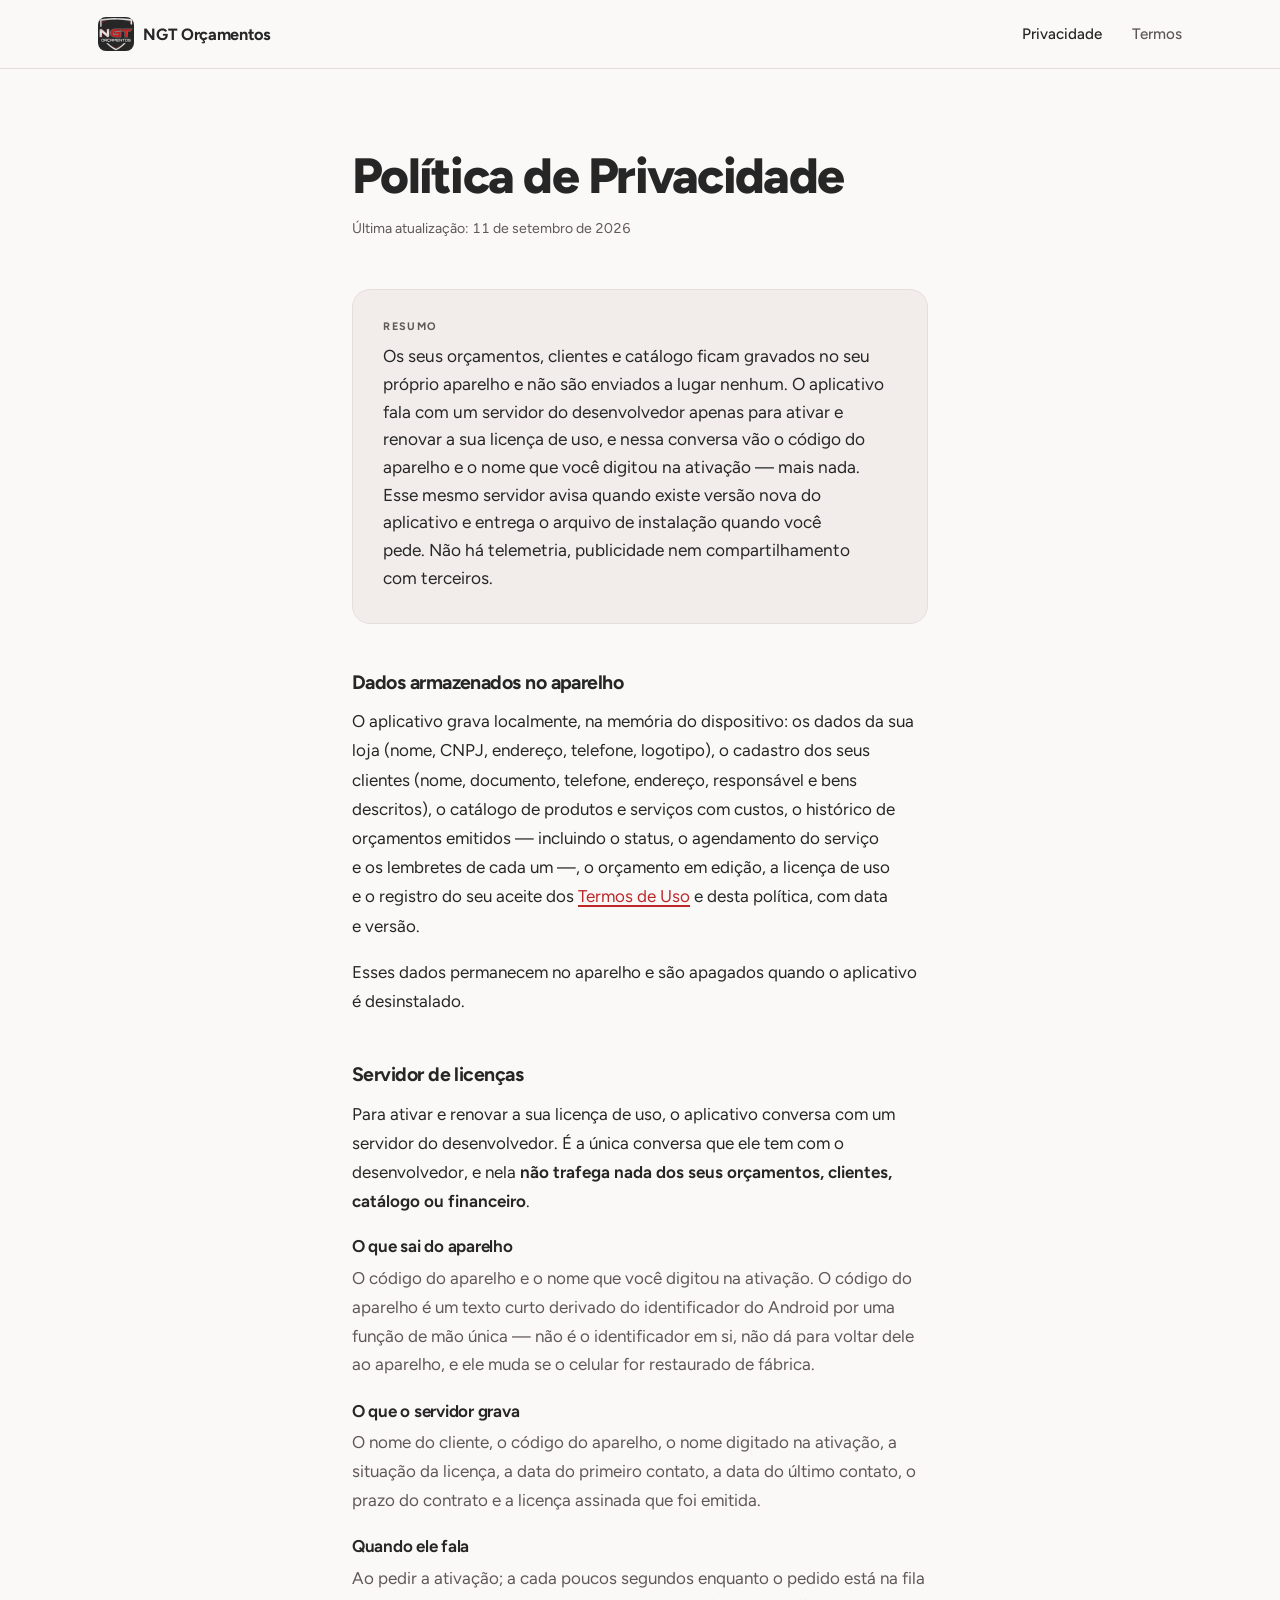
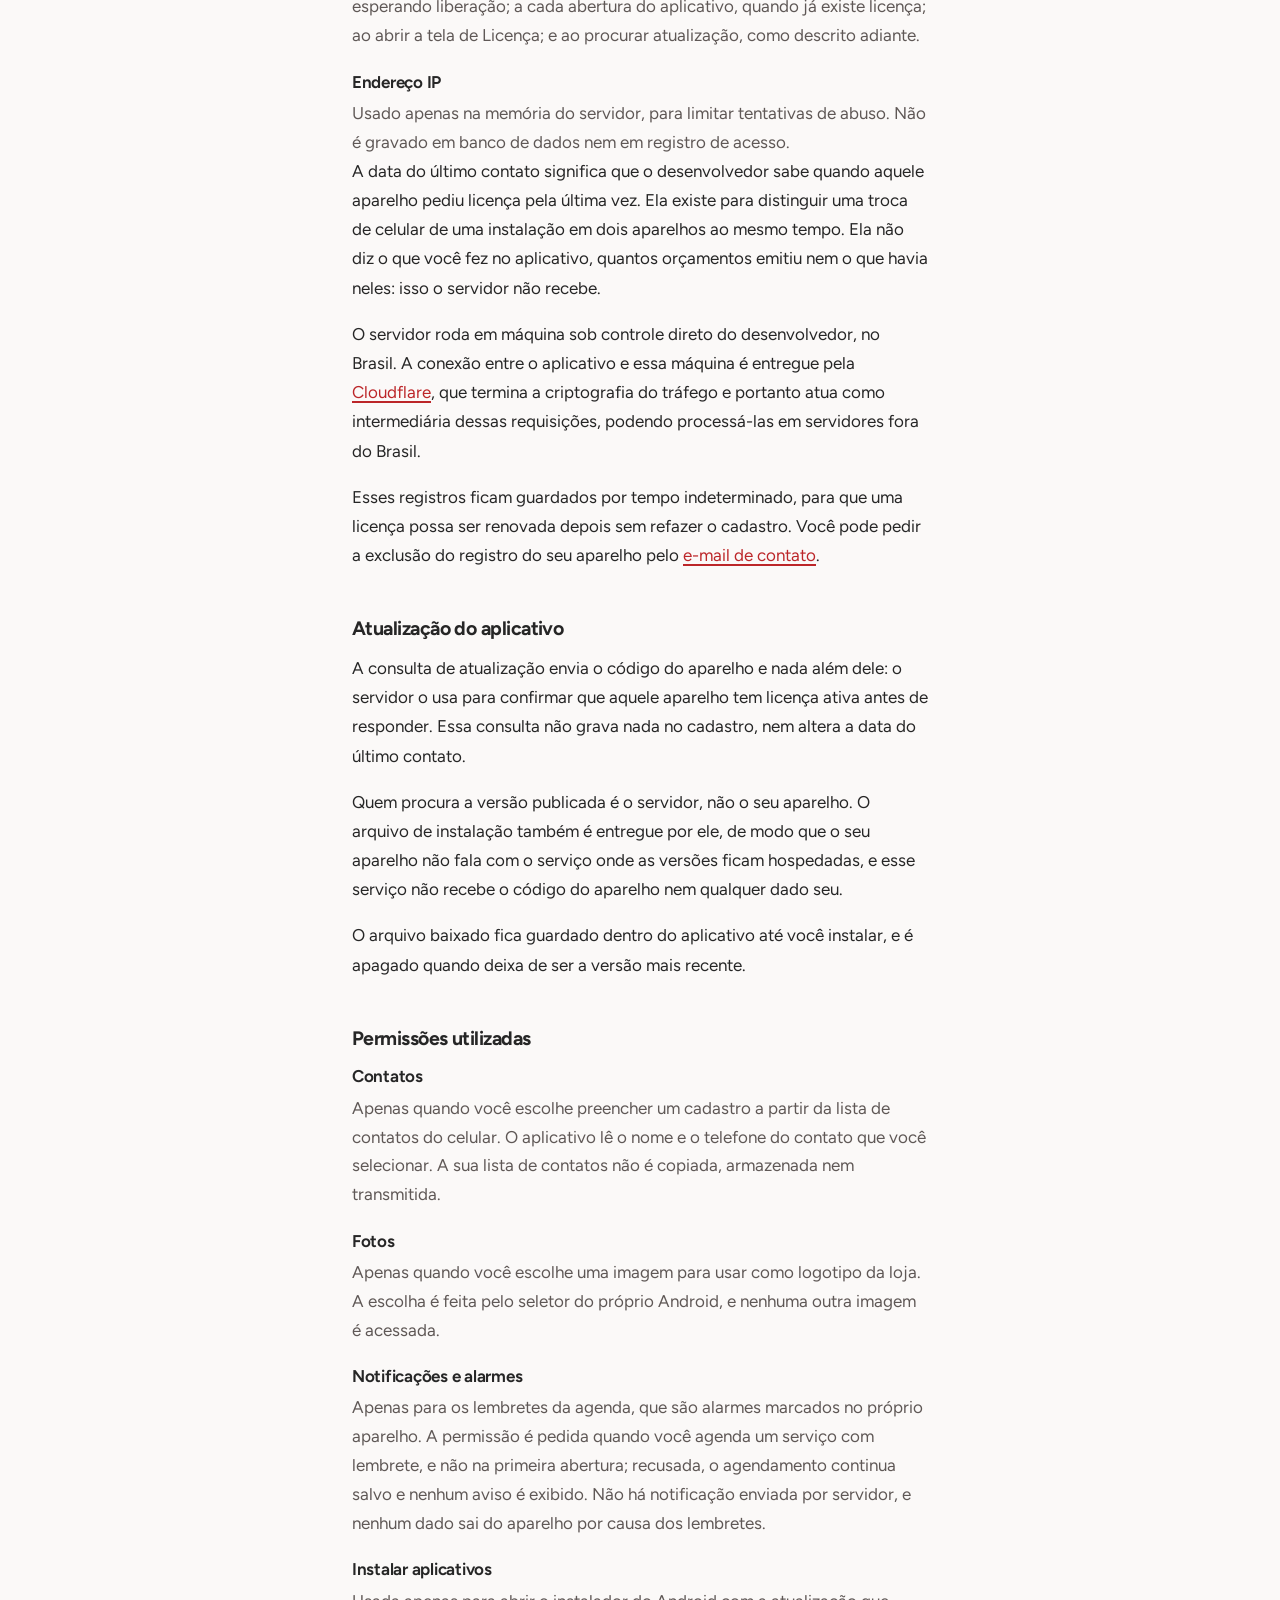
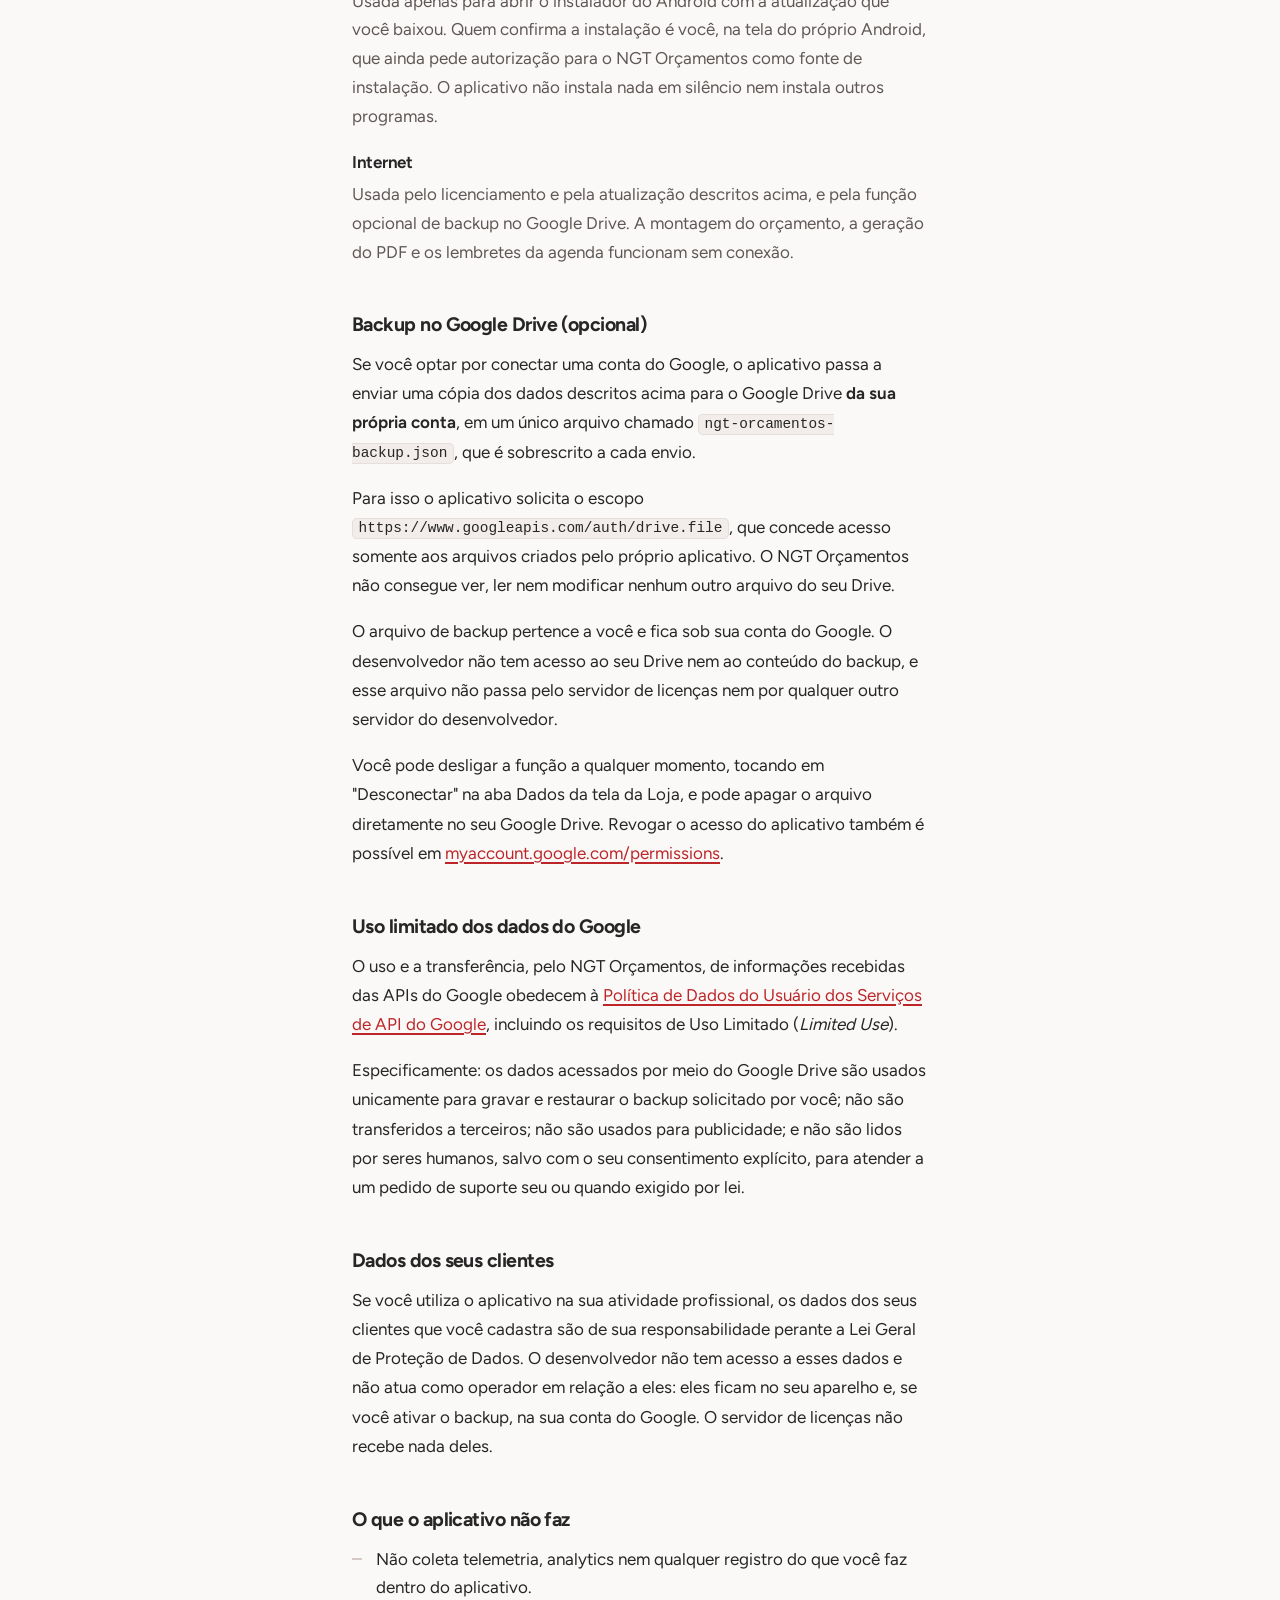
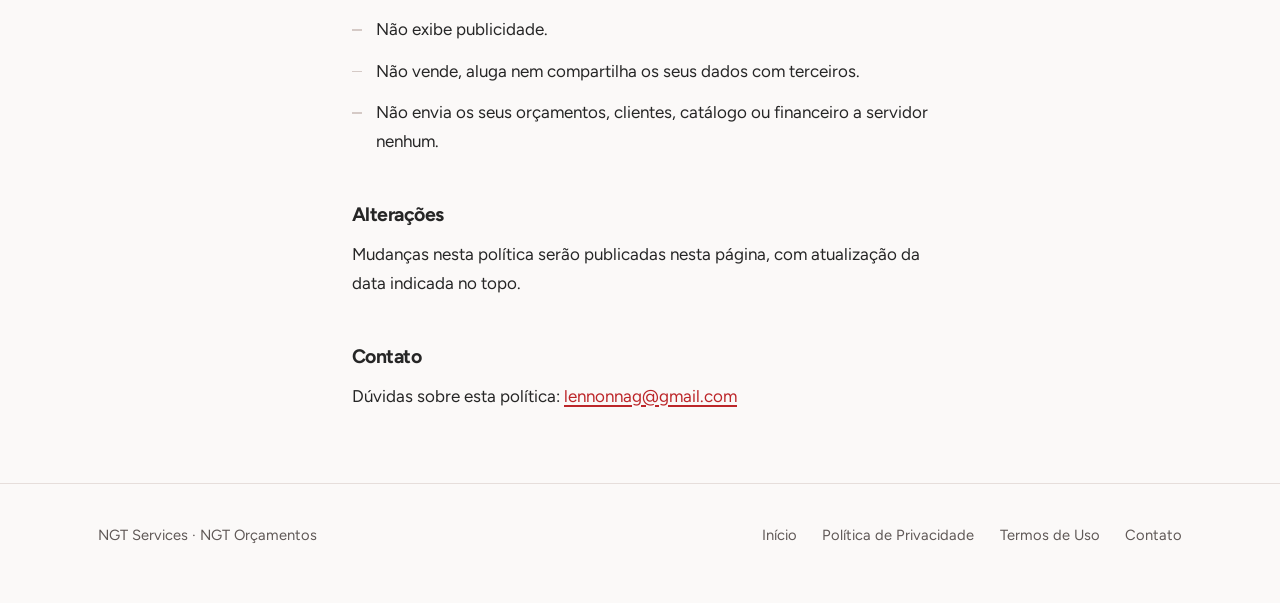
<file: privacidade.html>
<!doctype html>
<html lang="pt-BR">
<head>
<meta charset="utf-8">
<meta name="viewport" content="width=device-width, initial-scale=1">
<link rel="canonical" href="https://orcamentos.ngt.dev.br/privacidade.html">
<title>Política de Privacidade — NGT Orçamentos</title>
<meta name="description" content="Os seus orçamentos e clientes ficam no aparelho. O que o servidor de licenças recebe, quais permissões são usadas e como funciona o backup opcional no seu Google Drive.">
<link rel="icon" href="favicon.png" type="image/png" sizes="64x64">
<link rel="stylesheet" href="style.css">
</head>
<body>

<header class="bar" data-stuck>
  <div class="shell">
    <a class="mark" href="index.html">
      <img src="logo.png" width="144" height="136" alt="" decoding="async">
      <b>NGT Orçamentos</b>
    </a>
    <nav>
      <a href="privacidade.html" aria-current="page">Privacidade</a>
      <a href="termos.html">Termos</a>
    </nav>
  </div>
</header>

<main class="shell">
  <article class="prose">

    <header class="prose-head">
      <h1>Política de Privacidade</h1>
      <p class="prose-meta">Última atualização: 11 de setembro de 2026</p>
    </header>

    <section class="summary">
      <h2>Resumo</h2>
      <p>Os seus orçamentos, clientes e catálogo ficam gravados no seu próprio aparelho e não são enviados a lugar nenhum. O aplicativo fala com um servidor do desenvolvedor apenas para ativar e renovar a sua licença de uso, e nessa conversa vão o código do aparelho e o nome que você digitou na ativação — mais nada. Esse mesmo servidor avisa quando existe versão nova do aplicativo e entrega o arquivo de instalação quando você pede. Não há telemetria, publicidade nem compartilhamento com terceiros.</p>
    </section>

    <section>
      <h2>Dados armazenados no aparelho</h2>
      <p>O aplicativo grava localmente, na memória do dispositivo: os dados da sua loja (nome, CNPJ, endereço, telefone, logotipo), o cadastro dos seus clientes (nome, documento, telefone, endereço, responsável e bens descritos), o catálogo de produtos e serviços com custos, o histórico de orçamentos emitidos — incluindo o status, o agendamento do serviço e os lembretes de cada um —, o orçamento em edição, a licença de uso e o registro do seu aceite dos <a href="termos.html">Termos de Uso</a> e desta política, com data e versão.</p>
      <p>Esses dados permanecem no aparelho e são apagados quando o aplicativo é desinstalado.</p>
    </section>

    <section id="servidor">
      <h2>Servidor de licenças</h2>
      <p>Para ativar e renovar a sua licença de uso, o aplicativo conversa com um servidor do desenvolvedor. É a única conversa que ele tem com o desenvolvedor, e nela <strong>não trafega nada dos seus orçamentos, clientes, catálogo ou financeiro</strong>.</p>
      <dl>
        <dt>O que sai do aparelho</dt>
        <dd>O código do aparelho e o nome que você digitou na ativação. O código do aparelho é um texto curto derivado do identificador do Android por uma função de mão única — não é o identificador em si, não dá para voltar dele ao aparelho, e ele muda se o celular for restaurado de fábrica.</dd>

        <dt>O que o servidor grava</dt>
        <dd>O nome do cliente, o código do aparelho, o nome digitado na ativação, a situação da licença, a data do primeiro contato, a data do último contato, o prazo do contrato e a licença assinada que foi emitida.</dd>

        <dt>Quando ele fala</dt>
        <dd>Ao pedir a ativação; a cada poucos segundos enquanto o pedido está na fila esperando liberação; a cada abertura do aplicativo, quando já existe licença; ao abrir a tela de Licença; e ao procurar atualização, como descrito adiante.</dd>

        <dt>Endereço IP</dt>
        <dd>Usado apenas na memória do servidor, para limitar tentativas de abuso. Não é gravado em banco de dados nem em registro de acesso.</dd>
      </dl>
      <p>A data do último contato significa que o desenvolvedor sabe quando aquele aparelho pediu licença pela última vez. Ela existe para distinguir uma troca de celular de uma instalação em dois aparelhos ao mesmo tempo. Ela não diz o que você fez no aplicativo, quantos orçamentos emitiu nem o que havia neles: isso o servidor não recebe.</p>
      <p>O servidor roda em máquina sob controle direto do desenvolvedor, no Brasil. A conexão entre o aplicativo e essa máquina é entregue pela <a href="https://www.cloudflare.com/privacypolicy/" rel="noopener">Cloudflare</a>, que termina a criptografia do tráfego e portanto atua como intermediária dessas requisições, podendo processá-las em servidores fora do Brasil.</p>
      <p>Esses registros ficam guardados por tempo indeterminado, para que uma licença possa ser renovada depois sem refazer o cadastro. Você pode pedir a exclusão do registro do seu aparelho pelo <a href="mailto:lennonnag@gmail.com">e-mail de contato</a>.</p>
    </section>

    <section id="atualizacao">
      <h2>Atualização do aplicativo</h2>
      <p>A consulta de atualização envia o código do aparelho e nada além dele: o servidor o usa para confirmar que aquele aparelho tem licença ativa antes de responder. Essa consulta não grava nada no cadastro, nem altera a data do último contato.</p>
      <p>Quem procura a versão publicada é o servidor, não o seu aparelho. O arquivo de instalação também é entregue por ele, de modo que o seu aparelho não fala com o serviço onde as versões ficam hospedadas, e esse serviço não recebe o código do aparelho nem qualquer dado seu.</p>
      <p>O arquivo baixado fica guardado dentro do aplicativo até você instalar, e é apagado quando deixa de ser a versão mais recente.</p>
    </section>

    <section>
      <h2>Permissões utilizadas</h2>
      <dl>
        <dt>Contatos</dt>
        <dd>Apenas quando você escolhe preencher um cadastro a partir da lista de contatos do celular. O aplicativo lê o nome e o telefone do contato que você selecionar. A sua lista de contatos não é copiada, armazenada nem transmitida.</dd>

        <dt>Fotos</dt>
        <dd>Apenas quando você escolhe uma imagem para usar como logotipo da loja. A escolha é feita pelo seletor do próprio Android, e nenhuma outra imagem é acessada.</dd>

        <dt>Notificações e alarmes</dt>
        <dd>Apenas para os lembretes da agenda, que são alarmes marcados no próprio aparelho. A permissão é pedida quando você agenda um serviço com lembrete, e não na primeira abertura; recusada, o agendamento continua salvo e nenhum aviso é exibido. Não há notificação enviada por servidor, e nenhum dado sai do aparelho por causa dos lembretes.</dd>

        <dt>Instalar aplicativos</dt>
        <dd>Usada apenas para abrir o instalador do Android com a atualização que você baixou. Quem confirma a instalação é você, na tela do próprio Android, que ainda pede autorização para o NGT Orçamentos como fonte de instalação. O aplicativo não instala nada em silêncio nem instala outros programas.</dd>

        <dt>Internet</dt>
        <dd>Usada pelo licenciamento e pela atualização descritos acima, e pela função opcional de backup no Google Drive. A montagem do orçamento, a geração do PDF e os lembretes da agenda funcionam sem conexão.</dd>
      </dl>
    </section>

    <section>
      <h2>Backup no Google Drive (opcional)</h2>
      <p>Se você optar por conectar uma conta do Google, o aplicativo passa a enviar uma cópia dos dados descritos acima para o Google Drive <strong>da sua própria conta</strong>, em um único arquivo chamado <code>ngt-orcamentos-backup.json</code>, que é sobrescrito a cada envio.</p>
      <p>Para isso o aplicativo solicita o escopo <code>https://www.googleapis.com/auth/drive.file</code>, que concede acesso somente aos arquivos criados pelo próprio aplicativo. O NGT Orçamentos não consegue ver, ler nem modificar nenhum outro arquivo do seu Drive.</p>
      <p>O arquivo de backup pertence a você e fica sob sua conta do Google. O desenvolvedor não tem acesso ao seu Drive nem ao conteúdo do backup, e esse arquivo não passa pelo servidor de licenças nem por qualquer outro servidor do desenvolvedor.</p>
      <p>Você pode desligar a função a qualquer momento, tocando em "Desconectar" na aba Dados da tela da Loja, e pode apagar o arquivo diretamente no seu Google Drive. Revogar o acesso do aplicativo também é possível em <a href="https://myaccount.google.com/permissions" rel="noopener">myaccount.google.com/permissions</a>.</p>
    </section>

    <section>
      <h2>Uso limitado dos dados do Google</h2>
      <p>O uso e a transferência, pelo NGT Orçamentos, de informações recebidas das APIs do Google obedecem à <a href="https://developers.google.com/terms/api-services-user-data-policy" rel="noopener">Política de Dados do Usuário dos Serviços de API do Google</a>, incluindo os requisitos de Uso Limitado (<em>Limited Use</em>).</p>
      <p>Especificamente: os dados acessados por meio do Google Drive são usados unicamente para gravar e restaurar o backup solicitado por você; não são transferidos a terceiros; não são usados para publicidade; e não são lidos por seres humanos, salvo com o seu consentimento explícito, para atender a um pedido de suporte seu ou quando exigido por lei.</p>
    </section>

    <section>
      <h2>Dados dos seus clientes</h2>
      <p>Se você utiliza o aplicativo na sua atividade profissional, os dados dos seus clientes que você cadastra são de sua responsabilidade perante a Lei Geral de Proteção de Dados. O desenvolvedor não tem acesso a esses dados e não atua como operador em relação a eles: eles ficam no seu aparelho e, se você ativar o backup, na sua conta do Google. O servidor de licenças não recebe nada deles.</p>
    </section>

    <section>
      <h2>O que o aplicativo não faz</h2>
      <ul>
        <li>Não coleta telemetria, analytics nem qualquer registro do que você faz dentro do aplicativo.</li>
        <li>Não exibe publicidade.</li>
        <li>Não vende, aluga nem compartilha os seus dados com terceiros.</li>
        <li>Não envia os seus orçamentos, clientes, catálogo ou financeiro a servidor nenhum.</li>
      </ul>
    </section>

    <section>
      <h2>Alterações</h2>
      <p>Mudanças nesta política serão publicadas nesta página, com atualização da data indicada no topo.</p>
    </section>

    <section>
      <h2>Contato</h2>
      <p>Dúvidas sobre esta política: <a href="mailto:lennonnag@gmail.com">lennonnag@gmail.com</a></p>
    </section>

  </article>
</main>

<footer>
  <div class="shell">
    <div>NGT Services · NGT Orçamentos</div>
    <nav>
      <a href="index.html">Início</a>
      <a href="privacidade.html">Política de Privacidade</a>
      <a href="termos.html">Termos de Uso</a>
      <a href="mailto:lennonnag@gmail.com">Contato</a>
    </nav>
  </div>
</footer>

</body>
</html>
</file>
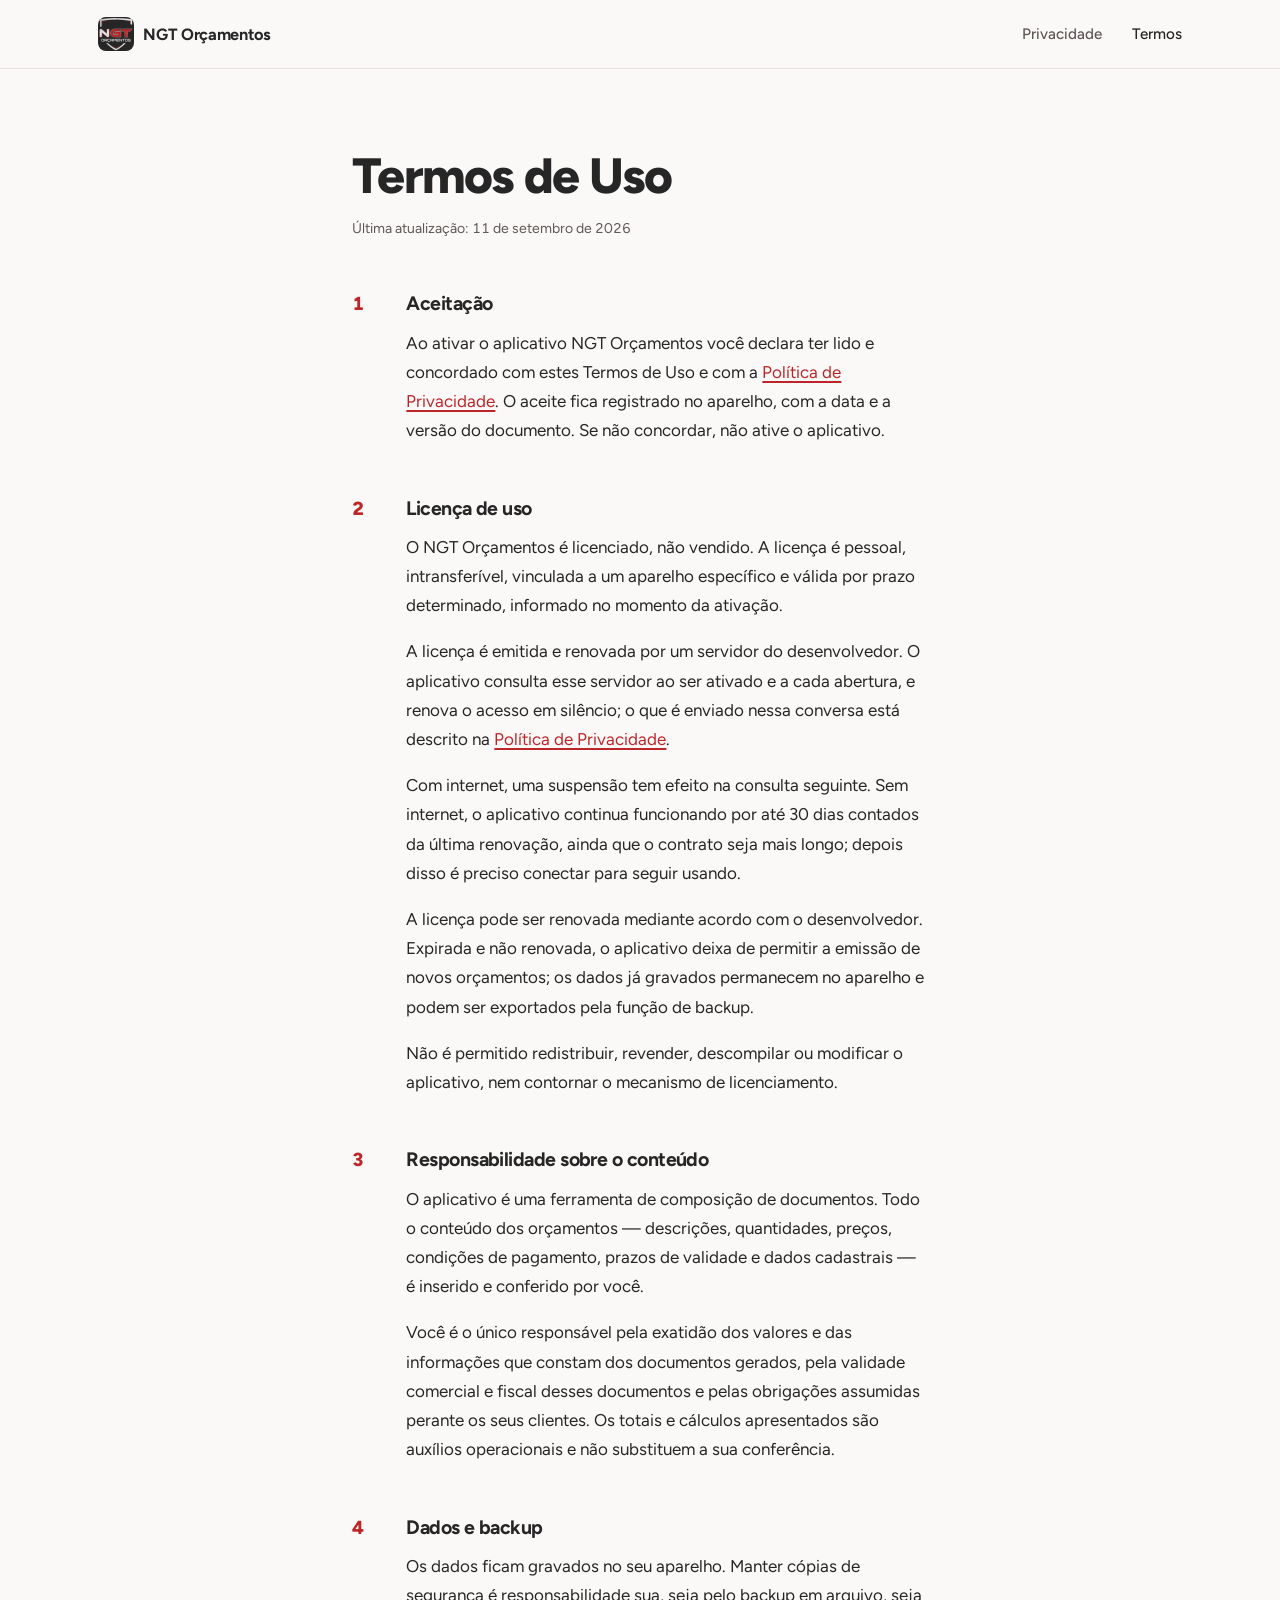
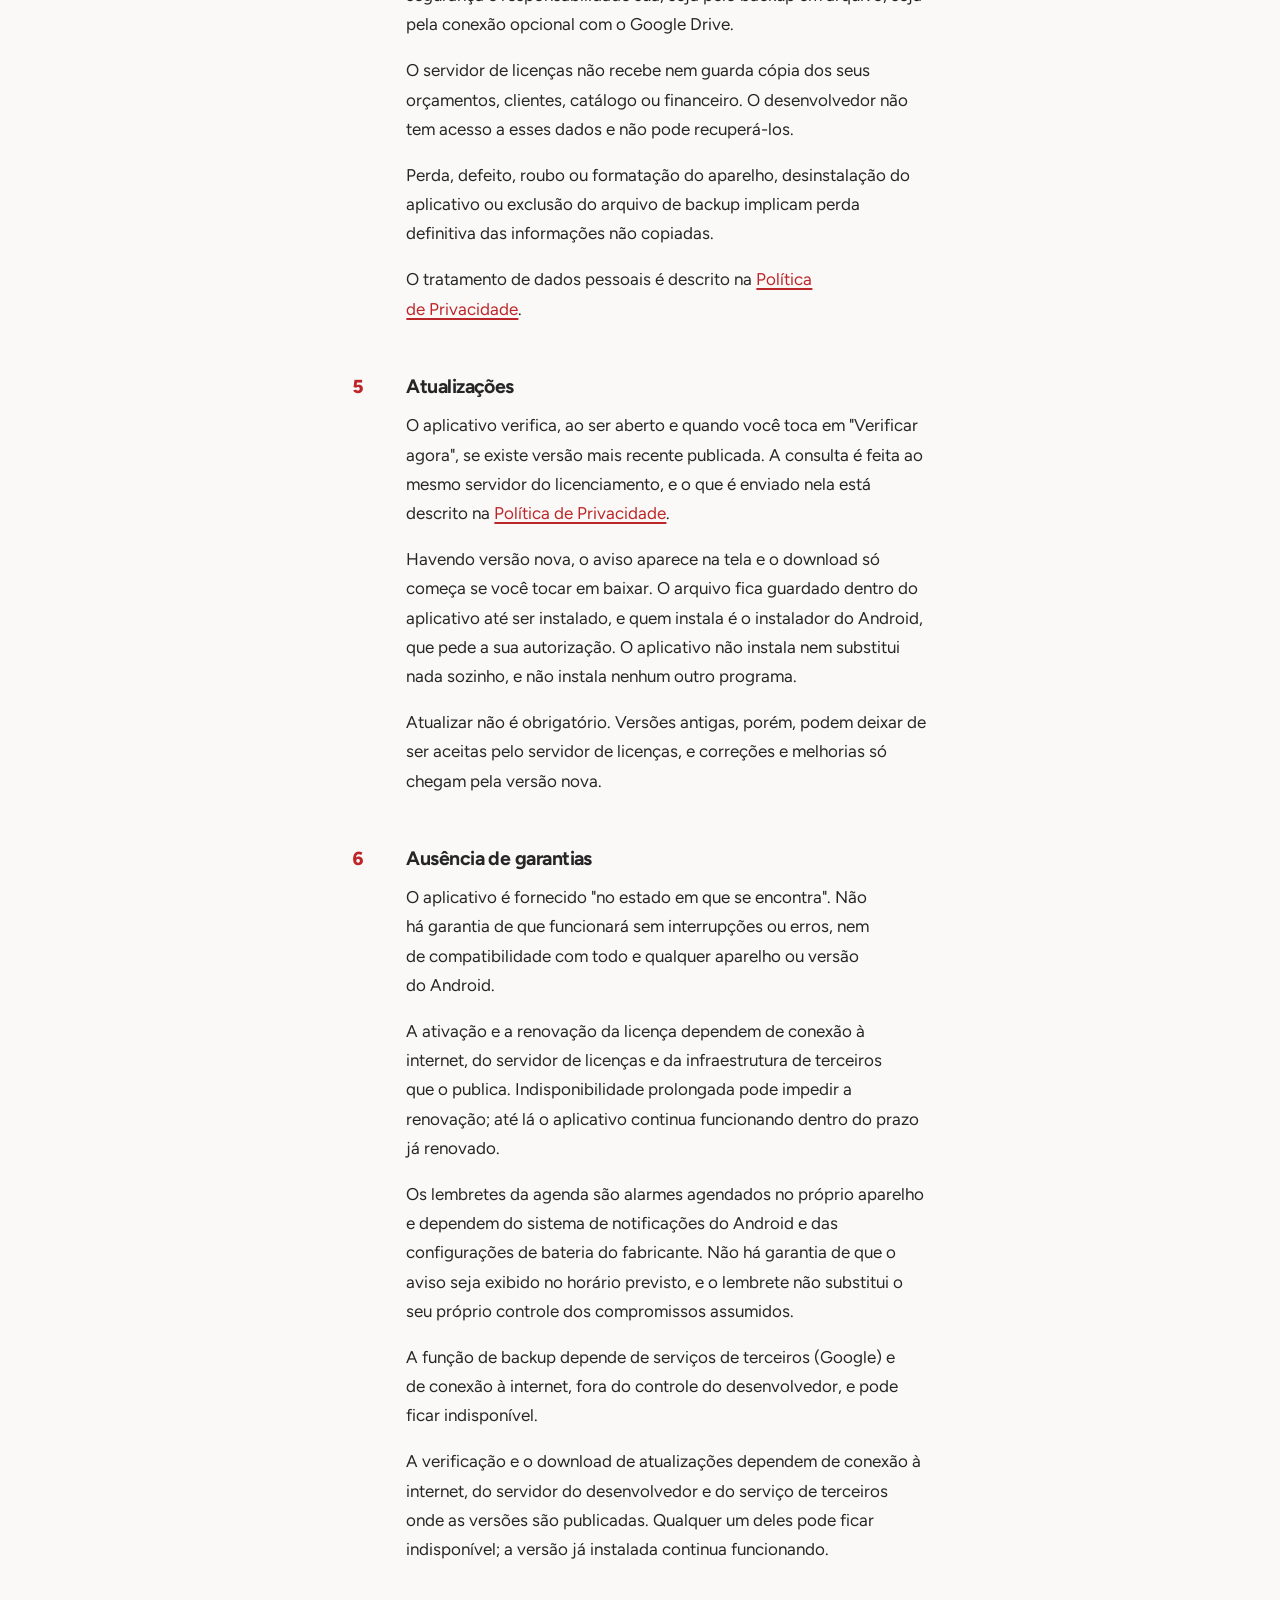
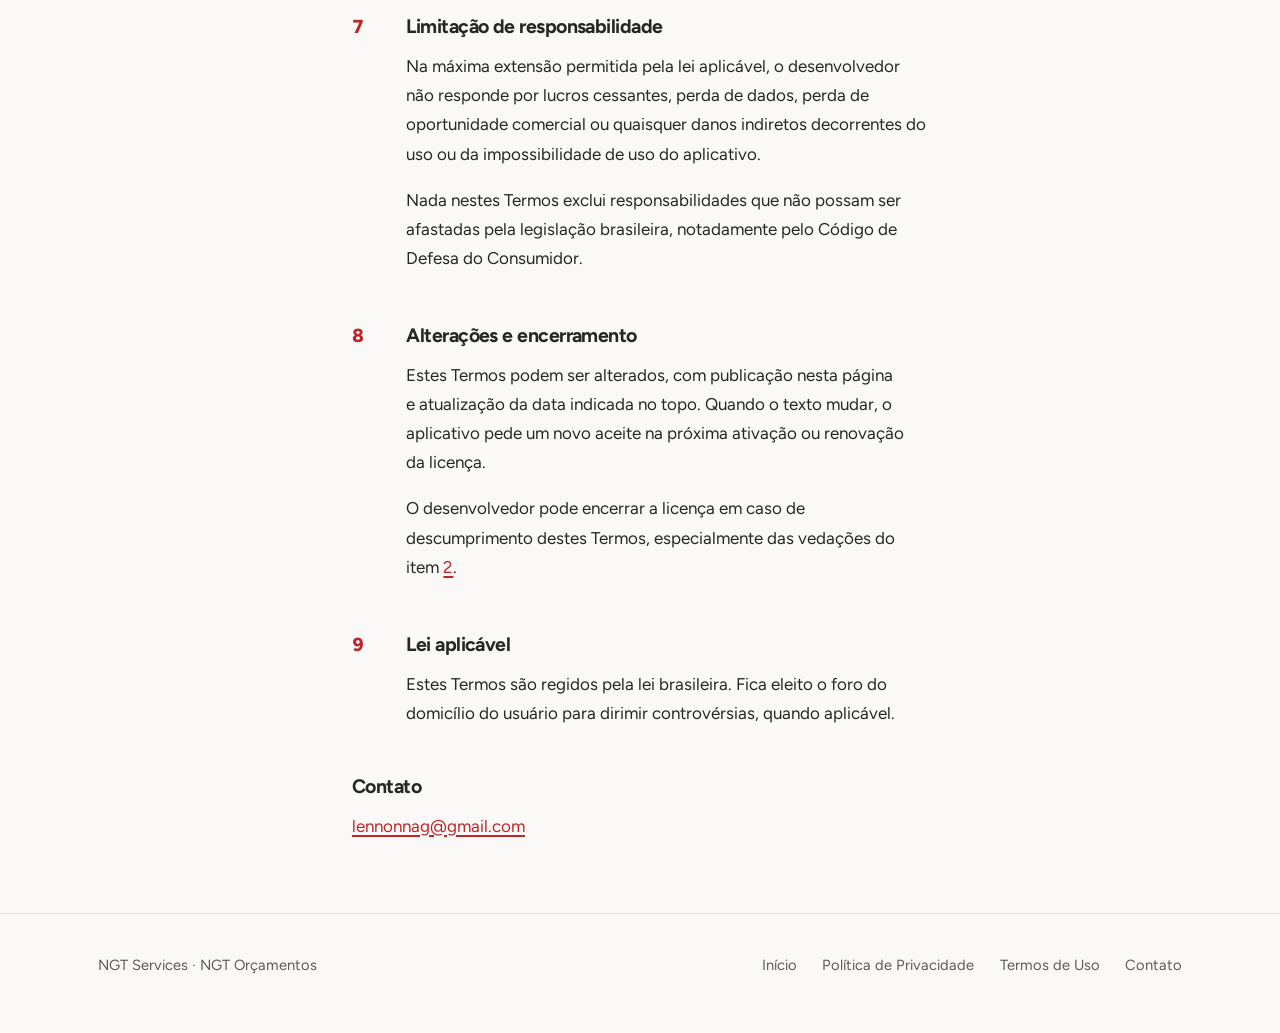
<file: termos.html>
<!doctype html>
<html lang="pt-BR">
<head>
<meta charset="utf-8">
<meta name="viewport" content="width=device-width, initial-scale=1">
<link rel="canonical" href="https://orcamentos.ngt.dev.br/termos.html">
<title>Termos de Uso — NGT Orçamentos</title>
<meta name="description" content="Termos de Uso do NGT Orçamentos: licença por aparelho emitida por servidor, responsabilidade sobre o conteúdo dos orçamentos, backup e limitações.">
<link rel="icon" href="favicon.png" type="image/png" sizes="64x64">
<link rel="stylesheet" href="style.css">
</head>
<body>

<header class="bar" data-stuck>
  <div class="shell">
    <a class="mark" href="index.html">
      <img src="logo.png" width="144" height="136" alt="" decoding="async">
      <b>NGT Orçamentos</b>
    </a>
    <nav>
      <a href="privacidade.html">Privacidade</a>
      <a href="termos.html" aria-current="page">Termos</a>
    </nav>
  </div>
</header>

<main class="shell">
  <article class="prose">

    <header class="prose-head">
      <h1>Termos de Uso</h1>
      <p class="prose-meta">Última atualização: 11 de setembro de 2026</p>
    </header>

    <div class="clauses">

      <section id="aceitacao">
        <h2>Aceitação</h2>
        <p>Ao ativar o aplicativo NGT Orçamentos você declara ter lido e concordado com estes Termos de Uso e com a <a href="privacidade.html">Política de Privacidade</a>. O aceite fica registrado no aparelho, com a data e a versão do documento. Se não concordar, não ative o aplicativo.</p>
      </section>

      <section id="licenca">
        <h2>Licença de uso</h2>
        <p>O NGT Orçamentos é licenciado, não vendido. A licença é pessoal, intransferível, vinculada a um aparelho específico e válida por prazo determinado, informado no momento da ativação.</p>
        <p>A licença é emitida e renovada por um servidor do desenvolvedor. O aplicativo consulta esse servidor ao ser ativado e a cada abertura, e renova o acesso em silêncio; o que é enviado nessa conversa está descrito na <a href="privacidade.html#servidor">Política de Privacidade</a>.</p>
        <p>Com internet, uma suspensão tem efeito na consulta seguinte. Sem internet, o aplicativo continua funcionando por até 30 dias contados da última renovação, ainda que o contrato seja mais longo; depois disso é preciso conectar para seguir usando.</p>
        <p>A licença pode ser renovada mediante acordo com o desenvolvedor. Expirada e não renovada, o aplicativo deixa de permitir a emissão de novos orçamentos; os dados já gravados permanecem no aparelho e podem ser exportados pela função de backup.</p>
        <p>Não é permitido redistribuir, revender, descompilar ou modificar o aplicativo, nem contornar o mecanismo de licenciamento.</p>
      </section>

      <section id="conteudo">
        <h2>Responsabilidade sobre o conteúdo</h2>
        <p>O aplicativo é uma ferramenta de composição de documentos. Todo o conteúdo dos orçamentos — descrições, quantidades, preços, condições de pagamento, prazos de validade e dados cadastrais — é inserido e conferido por você.</p>
        <p>Você é o único responsável pela exatidão dos valores e das informações que constam dos documentos gerados, pela validade comercial e fiscal desses documentos e pelas obrigações assumidas perante os seus clientes. Os totais e cálculos apresentados são auxílios operacionais e não substituem a sua conferência.</p>
      </section>

      <section id="dados">
        <h2>Dados e backup</h2>
        <p>Os dados ficam gravados no seu aparelho. Manter cópias de segurança é responsabilidade sua, seja pelo backup em arquivo, seja pela conexão opcional com o Google Drive.</p>
        <p>O servidor de licenças não recebe nem guarda cópia dos seus orçamentos, clientes, catálogo ou financeiro. O desenvolvedor não tem acesso a esses dados e não pode recuperá-los.</p>
        <p>Perda, defeito, roubo ou formatação do aparelho, desinstalação do aplicativo ou exclusão do arquivo de backup implicam perda definitiva das informações não copiadas.</p>
        <p>O tratamento de dados pessoais é descrito na <a href="privacidade.html">Política de Privacidade</a>.</p>
      </section>

      <section id="atualizacoes">
        <h2>Atualizações</h2>
        <p>O aplicativo verifica, ao ser aberto e quando você toca em "Verificar agora", se existe versão mais recente publicada. A consulta é feita ao mesmo servidor do licenciamento, e o que é enviado nela está descrito na <a href="privacidade.html#atualizacao">Política de Privacidade</a>.</p>
        <p>Havendo versão nova, o aviso aparece na tela e o download só começa se você tocar em baixar. O arquivo fica guardado dentro do aplicativo até ser instalado, e quem instala é o instalador do Android, que pede a sua autorização. O aplicativo não instala nem substitui nada sozinho, e não instala nenhum outro programa.</p>
        <p>Atualizar não é obrigatório. Versões antigas, porém, podem deixar de ser aceitas pelo servidor de licenças, e correções e melhorias só chegam pela versão nova.</p>
      </section>

      <section id="garantias">
        <h2>Ausência de garantias</h2>
        <p>O aplicativo é fornecido "no estado em que se encontra". Não há garantia de que funcionará sem interrupções ou erros, nem de compatibilidade com todo e qualquer aparelho ou versão do Android.</p>
        <p>A ativação e a renovação da licença dependem de conexão à internet, do servidor de licenças e da infraestrutura de terceiros que o publica. Indisponibilidade prolongada pode impedir a renovação; até lá o aplicativo continua funcionando dentro do prazo já renovado.</p>
        <p>Os lembretes da agenda são alarmes agendados no próprio aparelho e dependem do sistema de notificações do Android e das configurações de bateria do fabricante. Não há garantia de que o aviso seja exibido no horário previsto, e o lembrete não substitui o seu próprio controle dos compromissos assumidos.</p>
        <p>A função de backup depende de serviços de terceiros (Google) e de conexão à internet, fora do controle do desenvolvedor, e pode ficar indisponível.</p>
        <p>A verificação e o download de atualizações dependem de conexão à internet, do servidor do desenvolvedor e do serviço de terceiros onde as versões são publicadas. Qualquer um deles pode ficar indisponível; a versão já instalada continua funcionando.</p>
      </section>

      <section id="limitacao">
        <h2>Limitação de responsabilidade</h2>
        <p>Na máxima extensão permitida pela lei aplicável, o desenvolvedor não responde por lucros cessantes, perda de dados, perda de oportunidade comercial ou quaisquer danos indiretos decorrentes do uso ou da impossibilidade de uso do aplicativo.</p>
        <p>Nada nestes Termos exclui responsabilidades que não possam ser afastadas pela legislação brasileira, notadamente pelo Código de Defesa do Consumidor.</p>
      </section>

      <section id="alteracoes">
        <h2>Alterações e encerramento</h2>
        <p>Estes Termos podem ser alterados, com publicação nesta página e atualização da data indicada no topo. Quando o texto mudar, o aplicativo pede um novo aceite na próxima ativação ou renovação da licença.</p>
        <p>O desenvolvedor pode encerrar a licença em caso de descumprimento destes Termos, especialmente das vedações do item <a href="#licenca">2</a>.</p>
      </section>

      <section id="lei">
        <h2>Lei aplicável</h2>
        <p>Estes Termos são regidos pela lei brasileira. Fica eleito o foro do domicílio do usuário para dirimir controvérsias, quando aplicável.</p>
      </section>

      <section class="unnumbered" id="contato">
        <h2>Contato</h2>
        <p><a href="mailto:lennonnag@gmail.com">lennonnag@gmail.com</a></p>
      </section>

    </div>
  </article>
</main>

<footer>
  <div class="shell">
    <div>NGT Services · NGT Orçamentos</div>
    <nav>
      <a href="index.html">Início</a>
      <a href="privacidade.html">Política de Privacidade</a>
      <a href="termos.html">Termos de Uso</a>
      <a href="mailto:lennonnag@gmail.com">Contato</a>
    </nav>
  </div>
</footer>

</body>
</html>
</file>
<file: style.css>
@font-face {
  font-family: 'Figtree';
  src: url('fonts/figtree-latin.woff2') format('woff2');
  font-weight: 300 900;
  font-style: normal;
  font-display: swap;
}

:root {
  color-scheme: light dark;

  --paper: #fbf9f8;
  --surface: #ffffff;
  --sunk: #f2edeb;
  --ink: #262626;
  --ink-soft: #5f5856;
  --rule: #e6dedb;
  --rule-strong: #d5cac6;
  --red: #bc2629;
  --red-press: #9d1e21;
  --on-red: #ffffff;
  --red-wash: #fbecec;
  --red-link: #bc2629;
  --red-link-hover: #9d1e21;

  --shadow-lift: 0 1px 2px rgba(38, 24, 22, .05), 0 8px 24px -10px rgba(38, 24, 22, .18);
  --shadow-page: 0 2px 6px rgba(38, 24, 22, .07), 0 28px 60px -28px rgba(38, 24, 22, .40);

  --ease: cubic-bezier(.16, 1, .3, 1);
}

@media (prefers-color-scheme: dark) {
  :root {
    --paper: #171514;
    --surface: #201d1c;
    --sunk: #262221;
    --ink: #ece7e5;
    --ink-soft: #a89f9c;
    --rule: #322d2b;
    --rule-strong: #443d3b;
    --red: #d9403f;
    --red-press: #ef6360;
    --on-red: #ffffff;
    --red-wash: #2c1a1a;
    --red-link: #ef6360;
    --red-link-hover: #ff8f8c;

    --shadow-lift: 0 1px 2px rgba(0, 0, 0, .4), 0 8px 24px -10px rgba(0, 0, 0, .6);
    --shadow-page: 0 2px 6px rgba(0, 0, 0, .5), 0 28px 60px -28px rgba(0, 0, 0, .9);
  }
}

* { box-sizing: border-box; }

html { scrollbar-color: var(--rule-strong) transparent; }

body {
  margin: 0;
  background: var(--paper);
  color: var(--ink);
  font-family: 'Figtree', ui-sans-serif, system-ui, -apple-system, "Segoe UI", Roboto, sans-serif;
  font-size: 17px;
  line-height: 1.6;
  -webkit-font-smoothing: antialiased;
  text-rendering: optimizeLegibility;
}

::selection { background: var(--red); color: var(--on-red); }

:focus-visible {
  outline: 2.5px solid var(--red);
  outline-offset: 3px;
  border-radius: 4px;
}

::-webkit-scrollbar { width: 11px; height: 11px; }
::-webkit-scrollbar-track { background: transparent; }
::-webkit-scrollbar-thumb {
  background: var(--rule-strong);
  border-radius: 99px;
  border: 3px solid var(--paper);
}
::-webkit-scrollbar-thumb:hover { background: var(--ink-soft); }

h1, h2, h3 {
  letter-spacing: -.035em;
  line-height: 1.08;
  text-wrap: balance;
  margin: 0;
  font-weight: 700;
}

p { margin: 0; text-wrap: pretty; }

a { color: inherit; }

.shell { max-width: 71rem; margin: 0 auto; padding: 0 1.6rem; }

/* ============ barra ============ */

.bar {
  position: sticky;
  top: 0;
  z-index: 40;
  background: color-mix(in srgb, var(--paper) 86%, transparent);
  backdrop-filter: saturate(1.6) blur(14px);
  border-bottom: 1px solid transparent;
  transition: border-color .3s, background .3s;
}

.bar[data-stuck] { border-bottom-color: var(--rule); }

.bar .shell {
  display: flex;
  align-items: center;
  justify-content: space-between;
  gap: 1rem;
  height: 4.25rem;
}

.mark { display: flex; align-items: center; gap: .6rem; text-decoration: none; }

.mark img {
  display: block;
  width: 2.25rem;
  height: auto;
  border-radius: 8px;
}

.mark b { font-weight: 700; letter-spacing: -.02em; font-size: 1.02rem; }

.bar nav { display: flex; gap: 1.9rem; }

.bar nav a {
  text-decoration: none;
  color: var(--ink-soft);
  font-size: .95rem;
  font-weight: 500;
  transition: color .18s;
}

.bar nav a:hover { color: var(--ink); }
.bar nav a[aria-current] { color: var(--ink); }

@media (max-width: 52rem) { .bar nav { display: none; } }

/* ============ rodapé ============ */

footer { border-top: 1px solid var(--rule); padding: 2.5rem 0 3.5rem; }

footer .shell {
  display: flex;
  flex-wrap: wrap;
  gap: 1rem 2rem;
  justify-content: space-between;
  align-items: center;
  font-size: .92rem;
  color: var(--ink-soft);
}

footer nav { display: flex; gap: 1.6rem; flex-wrap: wrap; }
footer a { text-decoration: none; transition: color .18s; }
footer a:hover { color: var(--ink); }

/* ============ páginas de documento ============ */

.prose {
  max-width: 36rem;
  margin: 0 auto;
  padding: clamp(3rem, 7vw, 5rem) 0 clamp(3rem, 6vw, 4.5rem);
}

.prose-head { margin-bottom: clamp(.6rem, 2vw, 1.4rem); }

.prose h1 {
  font-size: clamp(2.15rem, 5.5vw, 3.1rem);
  font-weight: 800;
  margin-bottom: .9rem;
}

.prose-meta {
  font-size: .88rem;
  color: var(--ink-soft);
  font-variant-numeric: tabular-nums;
}

.prose section { margin-top: clamp(2.2rem, 4.5vw, 3rem); }

.prose h2 {
  font-size: 1.22rem;
  font-weight: 700;
  letter-spacing: -.028em;
  margin-bottom: .9rem;
}

.prose p { margin-bottom: 1.05rem; line-height: 1.72; }
.prose p:last-child { margin-bottom: 0; }

.prose strong { font-weight: 650; }
.prose em { font-style: italic; }

.prose a:not(.mark) {
  color: var(--red-link);
  text-decoration-thickness: 1.5px;
  text-underline-offset: 3px;
  transition: color .18s;
}

.prose a:not(.mark):hover { color: var(--red-link-hover); }

.prose code {
  font-family: ui-monospace, SFMono-Regular, Menlo, Consolas, monospace;
  font-size: .85em;
  background: var(--sunk);
  border: 1px solid var(--rule);
  padding: .1em .38em;
  border-radius: 5px;
  overflow-wrap: anywhere;
}

/* cláusulas numeradas */

.clauses { counter-reset: clause; }

.clauses section {
  counter-increment: clause;
  display: grid;
  grid-template-columns: 2.4rem 1fr;
  column-gap: 1rem;
  align-items: baseline;
}

.clauses section > * { grid-column: 2; }

.clauses section::before {
  content: counter(clause);
  grid-column: 1;
  grid-row: 1;
  font-size: 1.18rem;
  font-weight: 800;
  letter-spacing: -.04em;
  color: var(--red);
  font-variant-numeric: tabular-nums;
}

.clauses section.unnumbered { display: block; }
.clauses section.unnumbered::before { content: none; }

@media (max-width: 34rem) {
  .clauses section { grid-template-columns: 1.7rem 1fr; column-gap: .7rem; }
  .clauses section::before { font-size: 1.05rem; }
}

/* resumo em destaque */

.summary {
  background: var(--sunk);
  border: 1px solid var(--rule);
  border-radius: 18px;
  padding: clamp(1.4rem, 3.5vw, 1.9rem);
}

.summary h2 {
  font-size: .68rem;
  font-weight: 700;
  letter-spacing: .12em;
  text-transform: uppercase;
  color: var(--ink-soft);
  margin-bottom: .7rem;
}

.summary p { font-size: 1.08rem; line-height: 1.6; margin-bottom: 0; }

/* listas */

.prose ul { list-style: none; margin: 0; padding: 0; }

.prose ul li {
  position: relative;
  padding-left: 1.5rem;
  margin-bottom: .8rem;
  line-height: 1.7;
}

.prose ul li:last-child { margin-bottom: 0; }

.prose ul li::before {
  content: "";
  position: absolute;
  left: 0;
  top: .82em;
  width: .65rem;
  height: 1.5px;
  background: var(--rule-strong);
}

.prose dl { margin: 0; }

.prose dt {
  font-weight: 650;
  letter-spacing: -.015em;
  margin-bottom: .2rem;
}

.prose dd {
  margin: 0 0 1.15rem;
  color: var(--ink-soft);
  line-height: 1.7;
}

.prose dd:last-child { margin-bottom: 0; }
</file>
